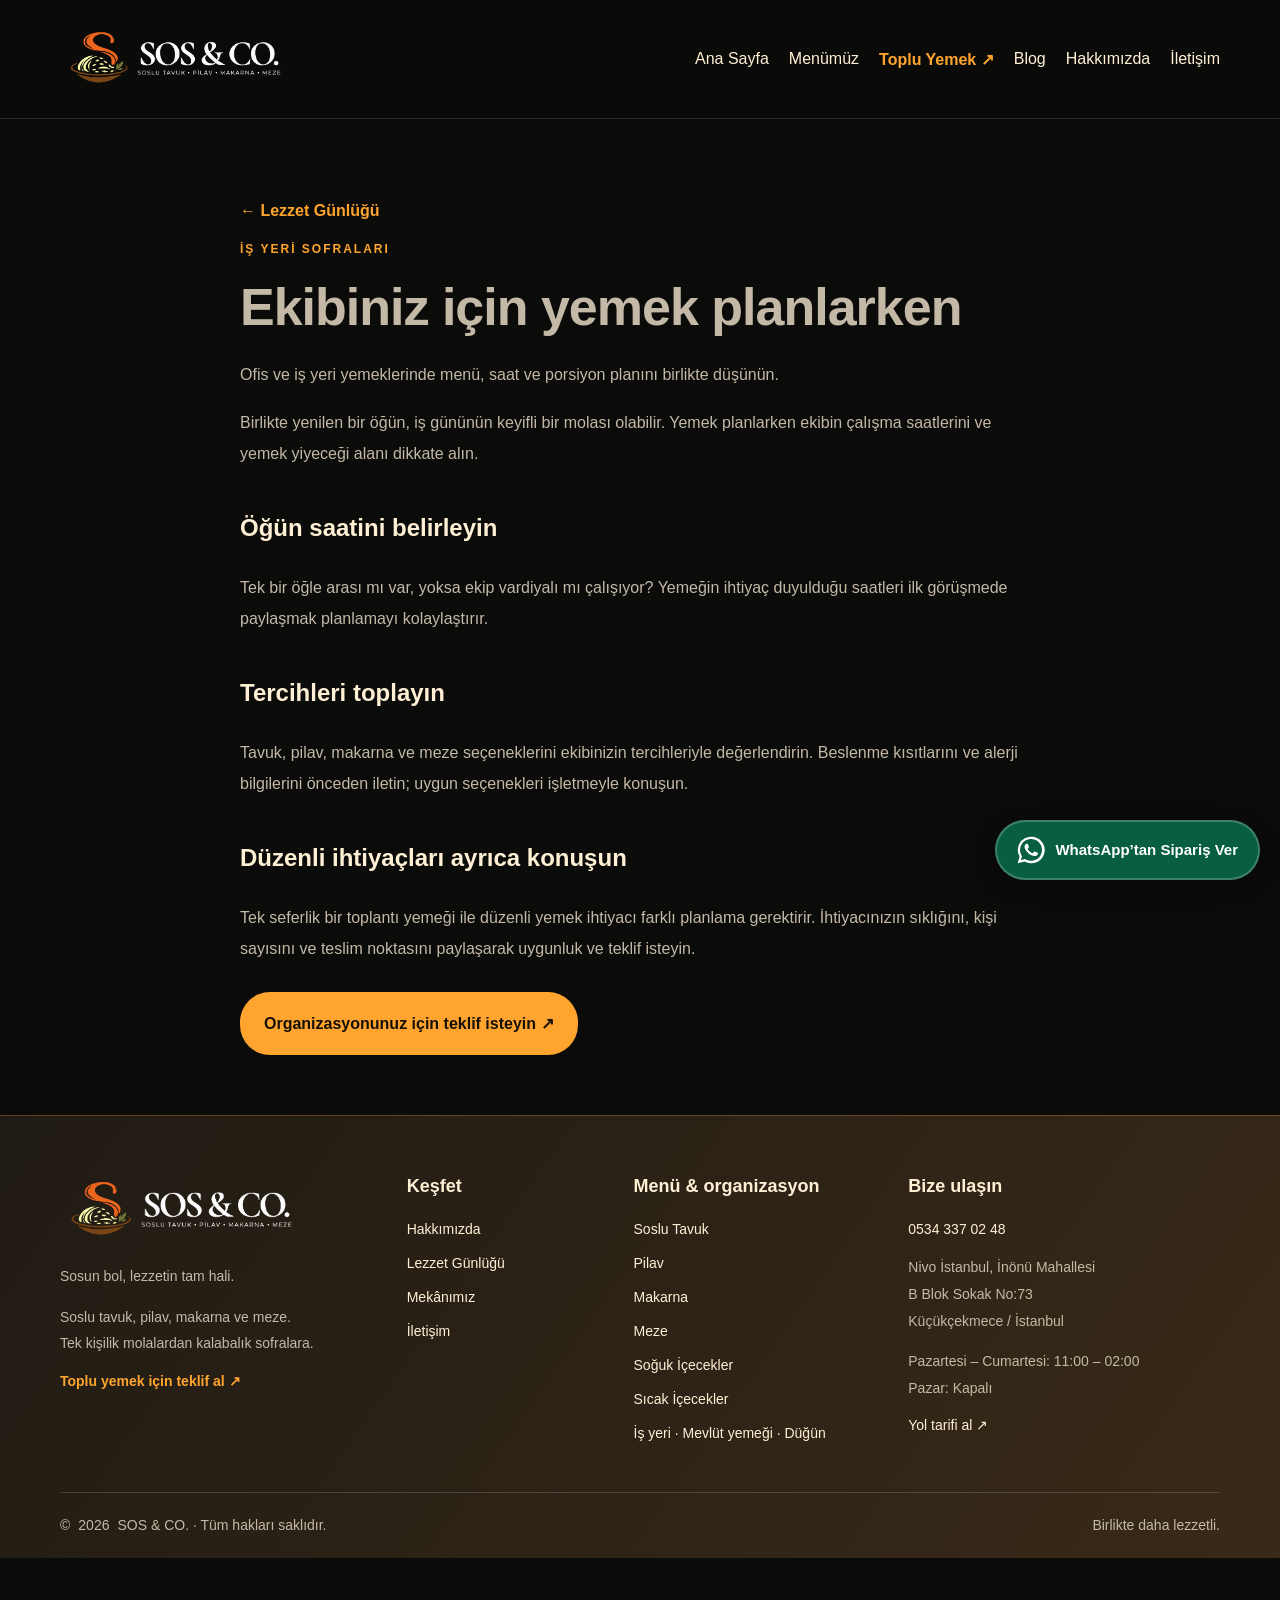
<file: blog-is-yeri-yemek.html>
<!DOCTYPE html>
<html lang="tr"><head><meta charset="UTF-8"><meta name="viewport" content="width=device-width, initial-scale=1"><title>Ekibiniz için yemek planlarken | SOS &amp; CO.</title><meta name="description" content="Ofis ve iş yeri yemeklerinde menü, saat ve porsiyon planını birlikte düşünün."><link rel="stylesheet" href="whatsapp.css"><link rel="stylesheet" href="site.css"><script src="site.js" defer></script><link rel="stylesheet" href="brand.css">
</head><body><header><div class="site-wrap new-nav"><a class="logo" href="index.html"><span class="brand-symbol" aria-hidden="true"><img src="assets/sosco-logo-transparent.png" alt="" width="1166" height="1349"></span><span class="brand-wordmark"><img src="assets/sosco-logo-transparent.png" alt="SOS &amp; CO. — Soslu Tavuk, Pilav, Makarna, Meze" width="1166" height="1349"></span></a><nav aria-label="Ana menü"><a href="index.html">Ana Sayfa</a><a href="menu.html">Menümüz</a><a href="toplu-yemek.html" class="nav-catering">Toplu Yemek ↗</a><a href="blog.html">Blog</a><a href="hakkimizda.html">Hakkımızda</a><a href="iletisim.html">İletişim</a></nav></div></header><main><article class="site-wrap feature-section article-body"><a class="feature-link" href="blog.html">← Lezzet Günlüğü</a><p class="kicker">İŞ YERİ SOFRALARI</p><h1 class="feature-title">Ekibiniz için yemek planlarken</h1><p>Ofis ve iş yeri yemeklerinde menü, saat ve porsiyon planını birlikte düşünün.</p><p>Birlikte yenilen bir öğün, iş gününün keyifli bir molası olabilir. Yemek planlarken ekibin çalışma saatlerini ve yemek yiyeceği alanı dikkate alın.</p><h2>Öğün saatini belirleyin</h2><p>Tek bir öğle arası mı var, yoksa ekip vardiyalı mı çalışıyor? Yemeğin ihtiyaç duyulduğu saatleri ilk görüşmede paylaşmak planlamayı kolaylaştırır.</p><h2>Tercihleri toplayın</h2><p>Tavuk, pilav, makarna ve meze seçeneklerini ekibinizin tercihleriyle değerlendirin. Beslenme kısıtlarını ve alerji bilgilerini önceden iletin; uygun seçenekleri işletmeyle konuşun.</p><h2>Düzenli ihtiyaçları ayrıca konuşun</h2><p>Tek seferlik bir toplantı yemeği ile düzenli yemek ihtiyacı farklı planlama gerektirir. İhtiyacınızın sıklığını, kişi sayısını ve teslim noktasını paylaşarak uygunluk ve teklif isteyin.</p><div class="feature-actions"><a class="feature-button" href="toplu-yemek.html#teklif">Organizasyonunuz için teklif isteyin ↗</a></div></article></main><footer class="site-footer"><div class="site-wrap footer-grid">
<div><a class="logo" href="index.html"><span class="brand-symbol" aria-hidden="true"><img src="assets/sosco-logo-transparent.png" alt="" width="1166" height="1349"></span><span class="brand-wordmark"><img src="assets/sosco-logo-transparent.png" alt="SOS &amp; CO. — Soslu Tavuk, Pilav, Makarna, Meze" width="1166" height="1349"></span></a><p>Sosun bol, lezzetin tam hali.</p><p>Soslu tavuk, pilav, makarna ve meze.<br>Tek kişilik molalardan kalabalık sofralara.</p><a class="footer-cta" href="toplu-yemek.html">Toplu yemek için teklif al ↗</a></div>
<div><h2>Keşfet</h2><a href="hakkimizda.html">Hakkımızda</a><a href="blog.html">Lezzet Günlüğü</a><a href="index.html#mekanimiz">Mekânımız</a><a href="iletisim.html">İletişim</a></div>
<div><h2>Menü &amp; organizasyon</h2><a href="menu.html?kategori=tavuk">Soslu Tavuk</a><a href="menu.html?kategori=pilav">Pilav</a><a href="menu.html?kategori=makarna">Makarna</a><a href="menu.html?kategori=meze">Meze</a><a href="menu.html?kategori=soguk-icecekler">Soğuk İçecekler</a><a href="menu.html?kategori=sicak-icecekler">Sıcak İçecekler</a><a href="toplu-yemek.html">İş yeri · Mevlüt yemeği · Düğün</a></div>
<div><h2>Bize ulaşın</h2><a href="tel:+905343370248">0534 337 02 48</a><p>Nivo İstanbul, İnönü Mahallesi<br>B Blok Sokak No:73<br>Küçükçekmece / İstanbul</p><p>Pazartesi – Cumartesi: 11:00 – 02:00<br>Pazar: Kapalı</p><a href="https://www.google.com/maps/search/?api=1&amp;query=41.0262079%2C28.8067418" target="_blank" rel="noopener noreferrer">Yol tarifi al ↗</a></div>
</div><div class="site-wrap footer-bottom">© <span id="year"></span> SOS &amp; CO. · Tüm hakları saklıdır.<span>Birlikte daha lezzetli.</span></div></footer><a class="whatsapp-order" href="https://wa.me/905343370248?text=Merhaba+SOS+%26+CO.%21+Sipari%C5%9F+vermek+istiyorum." target="_blank" rel="noopener noreferrer" aria-label="WhatsApp üzerinden sipariş ver (yeni sekmede açılır)">
  <svg viewBox="0 0 32 32" fill="currentColor" aria-hidden="true" focusable="false">
    <path d="M16 .8A15.1 15.1 0 0 0 2.9 23.4L.8 31.2l8-2.1A15.2 15.2 0 1 0 16 .8Zm0 27.6a12.5 12.5 0 0 1-6.4-1.8l-.5-.3-4.7 1.3 1.3-4.6-.3-.5A12.5 12.5 0 1 1 16 28.4Zm6.9-9.4c-.4-.2-2.2-1.1-2.6-1.2-.3-.1-.6-.2-.8.2-.3.4-1 1.2-1.2 1.4-.2.2-.4.3-.8.1-.4-.2-1.6-.6-3-1.9-1.1-1-1.9-2.2-2.1-2.6-.2-.4 0-.6.2-.8l.6-.7.4-.6c.1-.2 0-.5 0-.7l-1.2-2.8c-.3-.7-.6-.6-.8-.6h-.7c-.3 0-.7.1-1 .5-.4.4-1.3 1.3-1.3 3.1s1.3 3.5 1.5 3.8c.2.2 2.7 4.1 6.5 5.7.9.4 1.6.6 2.2.8.9.3 1.7.2 2.3.1.7-.1 2.2-.9 2.5-1.8.3-.9.3-1.7.2-1.8-.1-.2-.3-.3-.7-.5Z"/>
  </svg>
  <span>WhatsApp’tan Sipariş Ver</span>
</a></body></html>
</file>
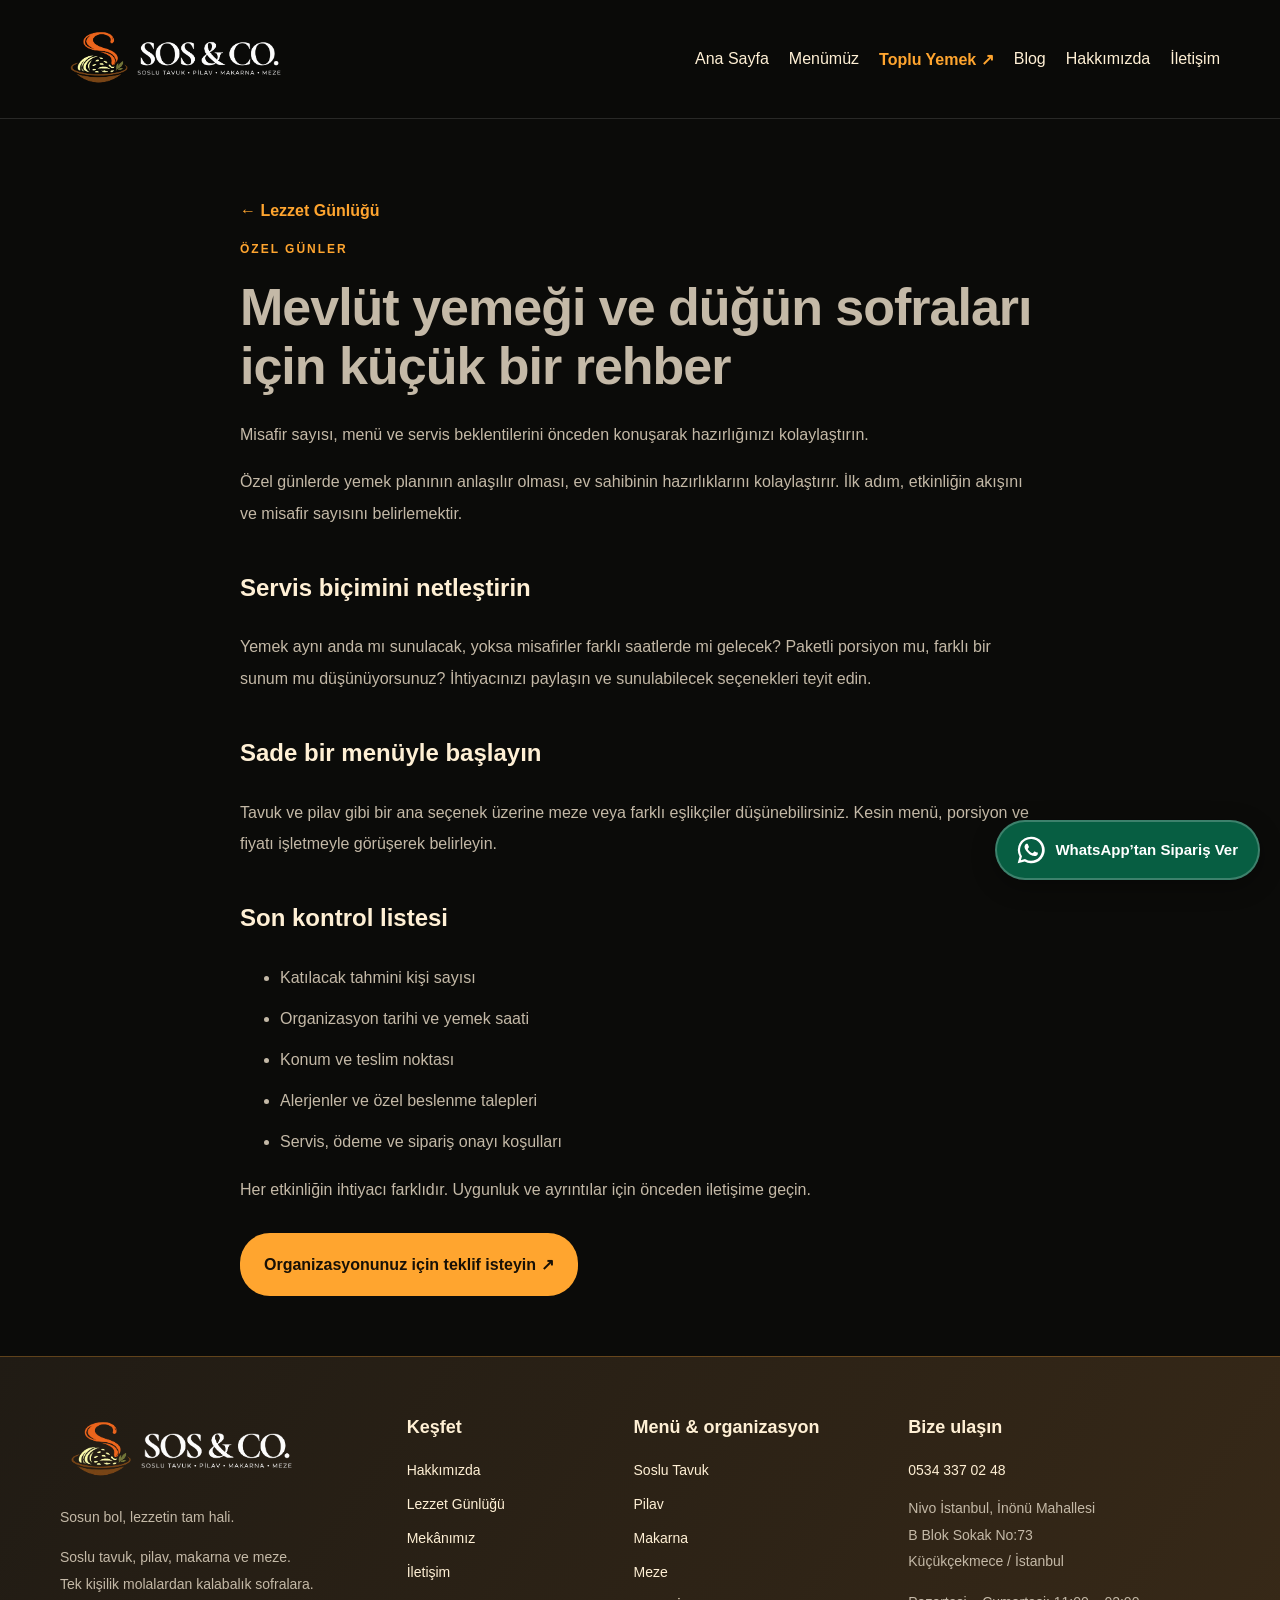
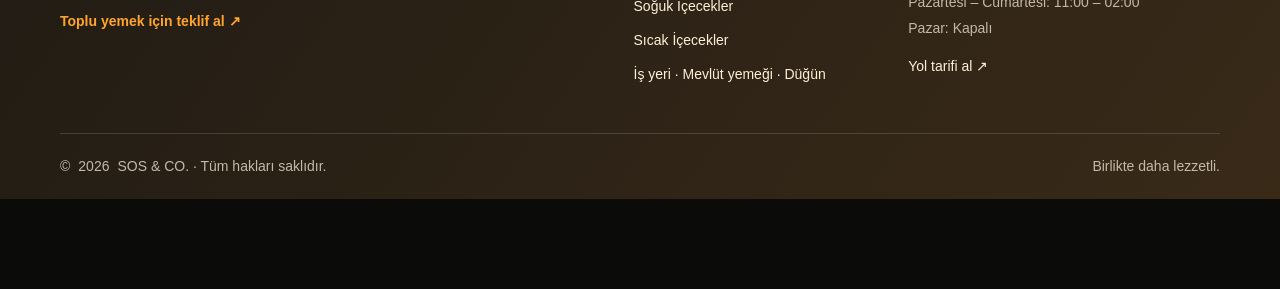
<file: blog-mevlit-dugun-menusu.html>
<!DOCTYPE html>
<html lang="tr"><head><meta charset="UTF-8"><meta name="viewport" content="width=device-width, initial-scale=1"><title>Mevlüt yemeği ve düğün sofraları için küçük bir rehber | SOS &amp; CO.</title><meta name="description" content="Misafir sayısı, menü ve servis beklentilerini önceden konuşarak hazırlığınızı kolaylaştırın."><link rel="stylesheet" href="whatsapp.css"><link rel="stylesheet" href="site.css"><script src="site.js" defer></script><link rel="stylesheet" href="brand.css">
</head><body><header><div class="site-wrap new-nav"><a class="logo" href="index.html"><span class="brand-symbol" aria-hidden="true"><img src="assets/sosco-logo-transparent.png" alt="" width="1166" height="1349"></span><span class="brand-wordmark"><img src="assets/sosco-logo-transparent.png" alt="SOS &amp; CO. — Soslu Tavuk, Pilav, Makarna, Meze" width="1166" height="1349"></span></a><nav aria-label="Ana menü"><a href="index.html">Ana Sayfa</a><a href="menu.html">Menümüz</a><a href="toplu-yemek.html" class="nav-catering">Toplu Yemek ↗</a><a href="blog.html">Blog</a><a href="hakkimizda.html">Hakkımızda</a><a href="iletisim.html">İletişim</a></nav></div></header><main><article class="site-wrap feature-section article-body"><a class="feature-link" href="blog.html">← Lezzet Günlüğü</a><p class="kicker">ÖZEL GÜNLER</p><h1 class="feature-title">Mevlüt yemeği ve düğün sofraları için küçük bir rehber</h1><p>Misafir sayısı, menü ve servis beklentilerini önceden konuşarak hazırlığınızı kolaylaştırın.</p><p>Özel günlerde yemek planının anlaşılır olması, ev sahibinin hazırlıklarını kolaylaştırır. İlk adım, etkinliğin akışını ve misafir sayısını belirlemektir.</p><h2>Servis biçimini netleştirin</h2><p>Yemek aynı anda mı sunulacak, yoksa misafirler farklı saatlerde mi gelecek? Paketli porsiyon mu, farklı bir sunum mu düşünüyorsunuz? İhtiyacınızı paylaşın ve sunulabilecek seçenekleri teyit edin.</p><h2>Sade bir menüyle başlayın</h2><p>Tavuk ve pilav gibi bir ana seçenek üzerine meze veya farklı eşlikçiler düşünebilirsiniz. Kesin menü, porsiyon ve fiyatı işletmeyle görüşerek belirleyin.</p><h2>Son kontrol listesi</h2><ul><li>Katılacak tahmini kişi sayısı</li><li>Organizasyon tarihi ve yemek saati</li><li>Konum ve teslim noktası</li><li>Alerjenler ve özel beslenme talepleri</li><li>Servis, ödeme ve sipariş onayı koşulları</li></ul><p>Her etkinliğin ihtiyacı farklıdır. Uygunluk ve ayrıntılar için önceden iletişime geçin.</p><div class="feature-actions"><a class="feature-button" href="toplu-yemek.html#teklif">Organizasyonunuz için teklif isteyin ↗</a></div></article></main><footer class="site-footer"><div class="site-wrap footer-grid">
<div><a class="logo" href="index.html"><span class="brand-symbol" aria-hidden="true"><img src="assets/sosco-logo-transparent.png" alt="" width="1166" height="1349"></span><span class="brand-wordmark"><img src="assets/sosco-logo-transparent.png" alt="SOS &amp; CO. — Soslu Tavuk, Pilav, Makarna, Meze" width="1166" height="1349"></span></a><p>Sosun bol, lezzetin tam hali.</p><p>Soslu tavuk, pilav, makarna ve meze.<br>Tek kişilik molalardan kalabalık sofralara.</p><a class="footer-cta" href="toplu-yemek.html">Toplu yemek için teklif al ↗</a></div>
<div><h2>Keşfet</h2><a href="hakkimizda.html">Hakkımızda</a><a href="blog.html">Lezzet Günlüğü</a><a href="index.html#mekanimiz">Mekânımız</a><a href="iletisim.html">İletişim</a></div>
<div><h2>Menü &amp; organizasyon</h2><a href="menu.html?kategori=tavuk">Soslu Tavuk</a><a href="menu.html?kategori=pilav">Pilav</a><a href="menu.html?kategori=makarna">Makarna</a><a href="menu.html?kategori=meze">Meze</a><a href="menu.html?kategori=soguk-icecekler">Soğuk İçecekler</a><a href="menu.html?kategori=sicak-icecekler">Sıcak İçecekler</a><a href="toplu-yemek.html">İş yeri · Mevlüt yemeği · Düğün</a></div>
<div><h2>Bize ulaşın</h2><a href="tel:+905343370248">0534 337 02 48</a><p>Nivo İstanbul, İnönü Mahallesi<br>B Blok Sokak No:73<br>Küçükçekmece / İstanbul</p><p>Pazartesi – Cumartesi: 11:00 – 02:00<br>Pazar: Kapalı</p><a href="https://www.google.com/maps/search/?api=1&amp;query=41.0262079%2C28.8067418" target="_blank" rel="noopener noreferrer">Yol tarifi al ↗</a></div>
</div><div class="site-wrap footer-bottom">© <span id="year"></span> SOS &amp; CO. · Tüm hakları saklıdır.<span>Birlikte daha lezzetli.</span></div></footer><a class="whatsapp-order" href="https://wa.me/905343370248?text=Merhaba+SOS+%26+CO.%21+Sipari%C5%9F+vermek+istiyorum." target="_blank" rel="noopener noreferrer" aria-label="WhatsApp üzerinden sipariş ver (yeni sekmede açılır)">
  <svg viewBox="0 0 32 32" fill="currentColor" aria-hidden="true" focusable="false">
    <path d="M16 .8A15.1 15.1 0 0 0 2.9 23.4L.8 31.2l8-2.1A15.2 15.2 0 1 0 16 .8Zm0 27.6a12.5 12.5 0 0 1-6.4-1.8l-.5-.3-4.7 1.3 1.3-4.6-.3-.5A12.5 12.5 0 1 1 16 28.4Zm6.9-9.4c-.4-.2-2.2-1.1-2.6-1.2-.3-.1-.6-.2-.8.2-.3.4-1 1.2-1.2 1.4-.2.2-.4.3-.8.1-.4-.2-1.6-.6-3-1.9-1.1-1-1.9-2.2-2.1-2.6-.2-.4 0-.6.2-.8l.6-.7.4-.6c.1-.2 0-.5 0-.7l-1.2-2.8c-.3-.7-.6-.6-.8-.6h-.7c-.3 0-.7.1-1 .5-.4.4-1.3 1.3-1.3 3.1s1.3 3.5 1.5 3.8c.2.2 2.7 4.1 6.5 5.7.9.4 1.6.6 2.2.8.9.3 1.7.2 2.3.1.7-.1 2.2-.9 2.5-1.8.3-.9.3-1.7.2-1.8-.1-.2-.3-.3-.7-.5Z"/>
  </svg>
  <span>WhatsApp’tan Sipariş Ver</span>
</a></body></html>
</file>
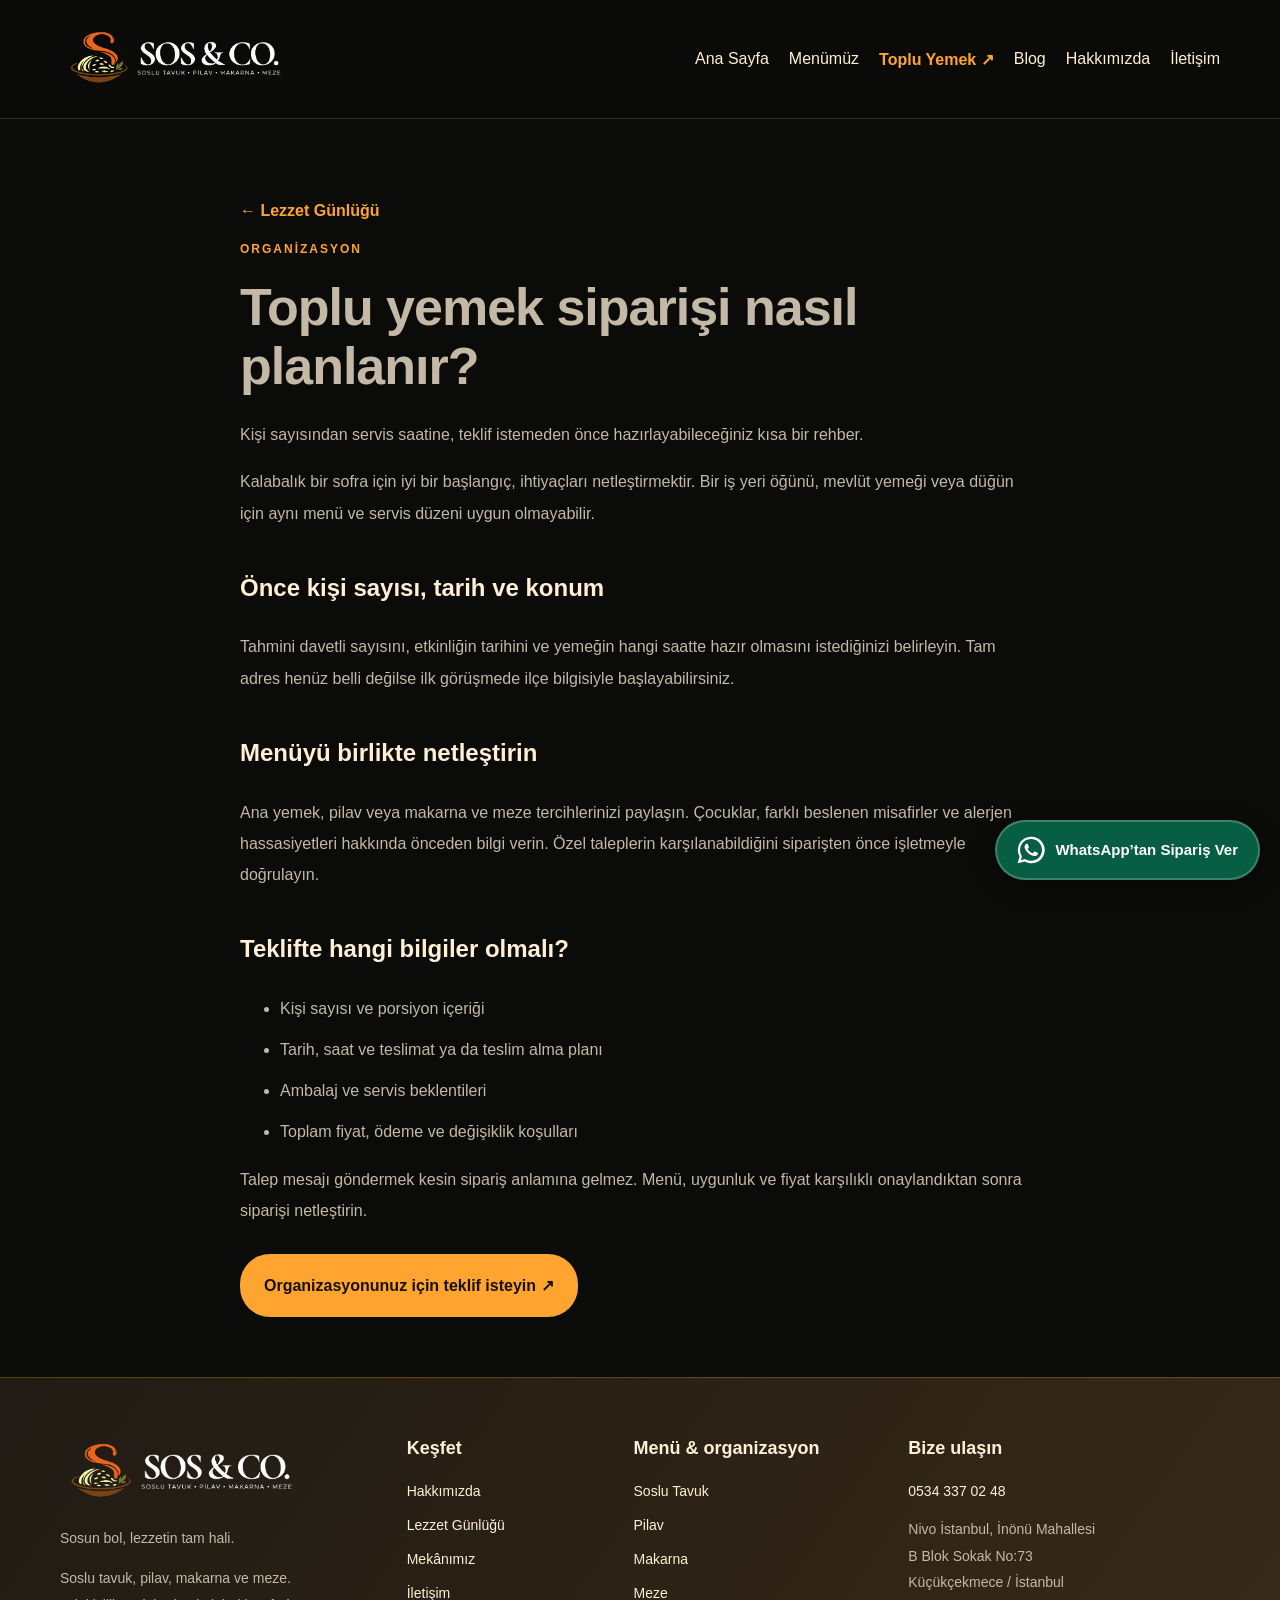
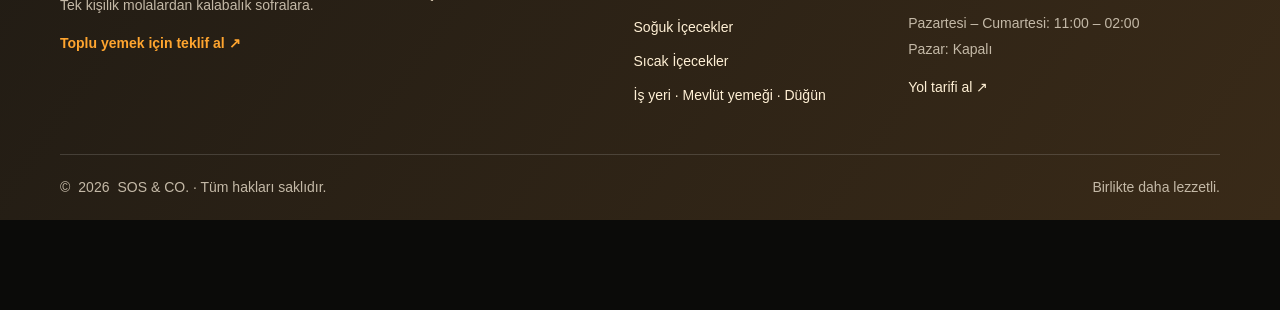
<file: blog-toplu-yemek-planlama.html>
<!DOCTYPE html>
<html lang="tr"><head><meta charset="UTF-8"><meta name="viewport" content="width=device-width, initial-scale=1"><title>Toplu yemek siparişi nasıl planlanır? | SOS &amp; CO.</title><meta name="description" content="Kişi sayısından servis saatine, teklif istemeden önce hazırlayabileceğiniz kısa bir rehber."><link rel="stylesheet" href="whatsapp.css"><link rel="stylesheet" href="site.css"><script src="site.js" defer></script><link rel="stylesheet" href="brand.css">
</head><body><header><div class="site-wrap new-nav"><a class="logo" href="index.html"><span class="brand-symbol" aria-hidden="true"><img src="assets/sosco-logo-transparent.png" alt="" width="1166" height="1349"></span><span class="brand-wordmark"><img src="assets/sosco-logo-transparent.png" alt="SOS &amp; CO. — Soslu Tavuk, Pilav, Makarna, Meze" width="1166" height="1349"></span></a><nav aria-label="Ana menü"><a href="index.html">Ana Sayfa</a><a href="menu.html">Menümüz</a><a href="toplu-yemek.html" class="nav-catering">Toplu Yemek ↗</a><a href="blog.html">Blog</a><a href="hakkimizda.html">Hakkımızda</a><a href="iletisim.html">İletişim</a></nav></div></header><main><article class="site-wrap feature-section article-body"><a class="feature-link" href="blog.html">← Lezzet Günlüğü</a><p class="kicker">ORGANİZASYON</p><h1 class="feature-title">Toplu yemek siparişi nasıl planlanır?</h1><p>Kişi sayısından servis saatine, teklif istemeden önce hazırlayabileceğiniz kısa bir rehber.</p><p>Kalabalık bir sofra için iyi bir başlangıç, ihtiyaçları netleştirmektir. Bir iş yeri öğünü, mevlüt yemeği veya düğün için aynı menü ve servis düzeni uygun olmayabilir.</p><h2>Önce kişi sayısı, tarih ve konum</h2><p>Tahmini davetli sayısını, etkinliğin tarihini ve yemeğin hangi saatte hazır olmasını istediğinizi belirleyin. Tam adres henüz belli değilse ilk görüşmede ilçe bilgisiyle başlayabilirsiniz.</p><h2>Menüyü birlikte netleştirin</h2><p>Ana yemek, pilav veya makarna ve meze tercihlerinizi paylaşın. Çocuklar, farklı beslenen misafirler ve alerjen hassasiyetleri hakkında önceden bilgi verin. Özel taleplerin karşılanabildiğini siparişten önce işletmeyle doğrulayın.</p><h2>Teklifte hangi bilgiler olmalı?</h2><ul><li>Kişi sayısı ve porsiyon içeriği</li><li>Tarih, saat ve teslimat ya da teslim alma planı</li><li>Ambalaj ve servis beklentileri</li><li>Toplam fiyat, ödeme ve değişiklik koşulları</li></ul><p>Talep mesajı göndermek kesin sipariş anlamına gelmez. Menü, uygunluk ve fiyat karşılıklı onaylandıktan sonra siparişi netleştirin.</p><div class="feature-actions"><a class="feature-button" href="toplu-yemek.html#teklif">Organizasyonunuz için teklif isteyin ↗</a></div></article></main><footer class="site-footer"><div class="site-wrap footer-grid">
<div><a class="logo" href="index.html"><span class="brand-symbol" aria-hidden="true"><img src="assets/sosco-logo-transparent.png" alt="" width="1166" height="1349"></span><span class="brand-wordmark"><img src="assets/sosco-logo-transparent.png" alt="SOS &amp; CO. — Soslu Tavuk, Pilav, Makarna, Meze" width="1166" height="1349"></span></a><p>Sosun bol, lezzetin tam hali.</p><p>Soslu tavuk, pilav, makarna ve meze.<br>Tek kişilik molalardan kalabalık sofralara.</p><a class="footer-cta" href="toplu-yemek.html">Toplu yemek için teklif al ↗</a></div>
<div><h2>Keşfet</h2><a href="hakkimizda.html">Hakkımızda</a><a href="blog.html">Lezzet Günlüğü</a><a href="index.html#mekanimiz">Mekânımız</a><a href="iletisim.html">İletişim</a></div>
<div><h2>Menü &amp; organizasyon</h2><a href="menu.html?kategori=tavuk">Soslu Tavuk</a><a href="menu.html?kategori=pilav">Pilav</a><a href="menu.html?kategori=makarna">Makarna</a><a href="menu.html?kategori=meze">Meze</a><a href="menu.html?kategori=soguk-icecekler">Soğuk İçecekler</a><a href="menu.html?kategori=sicak-icecekler">Sıcak İçecekler</a><a href="toplu-yemek.html">İş yeri · Mevlüt yemeği · Düğün</a></div>
<div><h2>Bize ulaşın</h2><a href="tel:+905343370248">0534 337 02 48</a><p>Nivo İstanbul, İnönü Mahallesi<br>B Blok Sokak No:73<br>Küçükçekmece / İstanbul</p><p>Pazartesi – Cumartesi: 11:00 – 02:00<br>Pazar: Kapalı</p><a href="https://www.google.com/maps/search/?api=1&amp;query=41.0262079%2C28.8067418" target="_blank" rel="noopener noreferrer">Yol tarifi al ↗</a></div>
</div><div class="site-wrap footer-bottom">© <span id="year"></span> SOS &amp; CO. · Tüm hakları saklıdır.<span>Birlikte daha lezzetli.</span></div></footer><a class="whatsapp-order" href="https://wa.me/905343370248?text=Merhaba+SOS+%26+CO.%21+Sipari%C5%9F+vermek+istiyorum." target="_blank" rel="noopener noreferrer" aria-label="WhatsApp üzerinden sipariş ver (yeni sekmede açılır)">
  <svg viewBox="0 0 32 32" fill="currentColor" aria-hidden="true" focusable="false">
    <path d="M16 .8A15.1 15.1 0 0 0 2.9 23.4L.8 31.2l8-2.1A15.2 15.2 0 1 0 16 .8Zm0 27.6a12.5 12.5 0 0 1-6.4-1.8l-.5-.3-4.7 1.3 1.3-4.6-.3-.5A12.5 12.5 0 1 1 16 28.4Zm6.9-9.4c-.4-.2-2.2-1.1-2.6-1.2-.3-.1-.6-.2-.8.2-.3.4-1 1.2-1.2 1.4-.2.2-.4.3-.8.1-.4-.2-1.6-.6-3-1.9-1.1-1-1.9-2.2-2.1-2.6-.2-.4 0-.6.2-.8l.6-.7.4-.6c.1-.2 0-.5 0-.7l-1.2-2.8c-.3-.7-.6-.6-.8-.6h-.7c-.3 0-.7.1-1 .5-.4.4-1.3 1.3-1.3 3.1s1.3 3.5 1.5 3.8c.2.2 2.7 4.1 6.5 5.7.9.4 1.6.6 2.2.8.9.3 1.7.2 2.3.1.7-.1 2.2-.9 2.5-1.8.3-.9.3-1.7.2-1.8-.1-.2-.3-.3-.7-.5Z"/>
  </svg>
  <span>WhatsApp’tan Sipariş Ver</span>
</a></body></html>
</file>
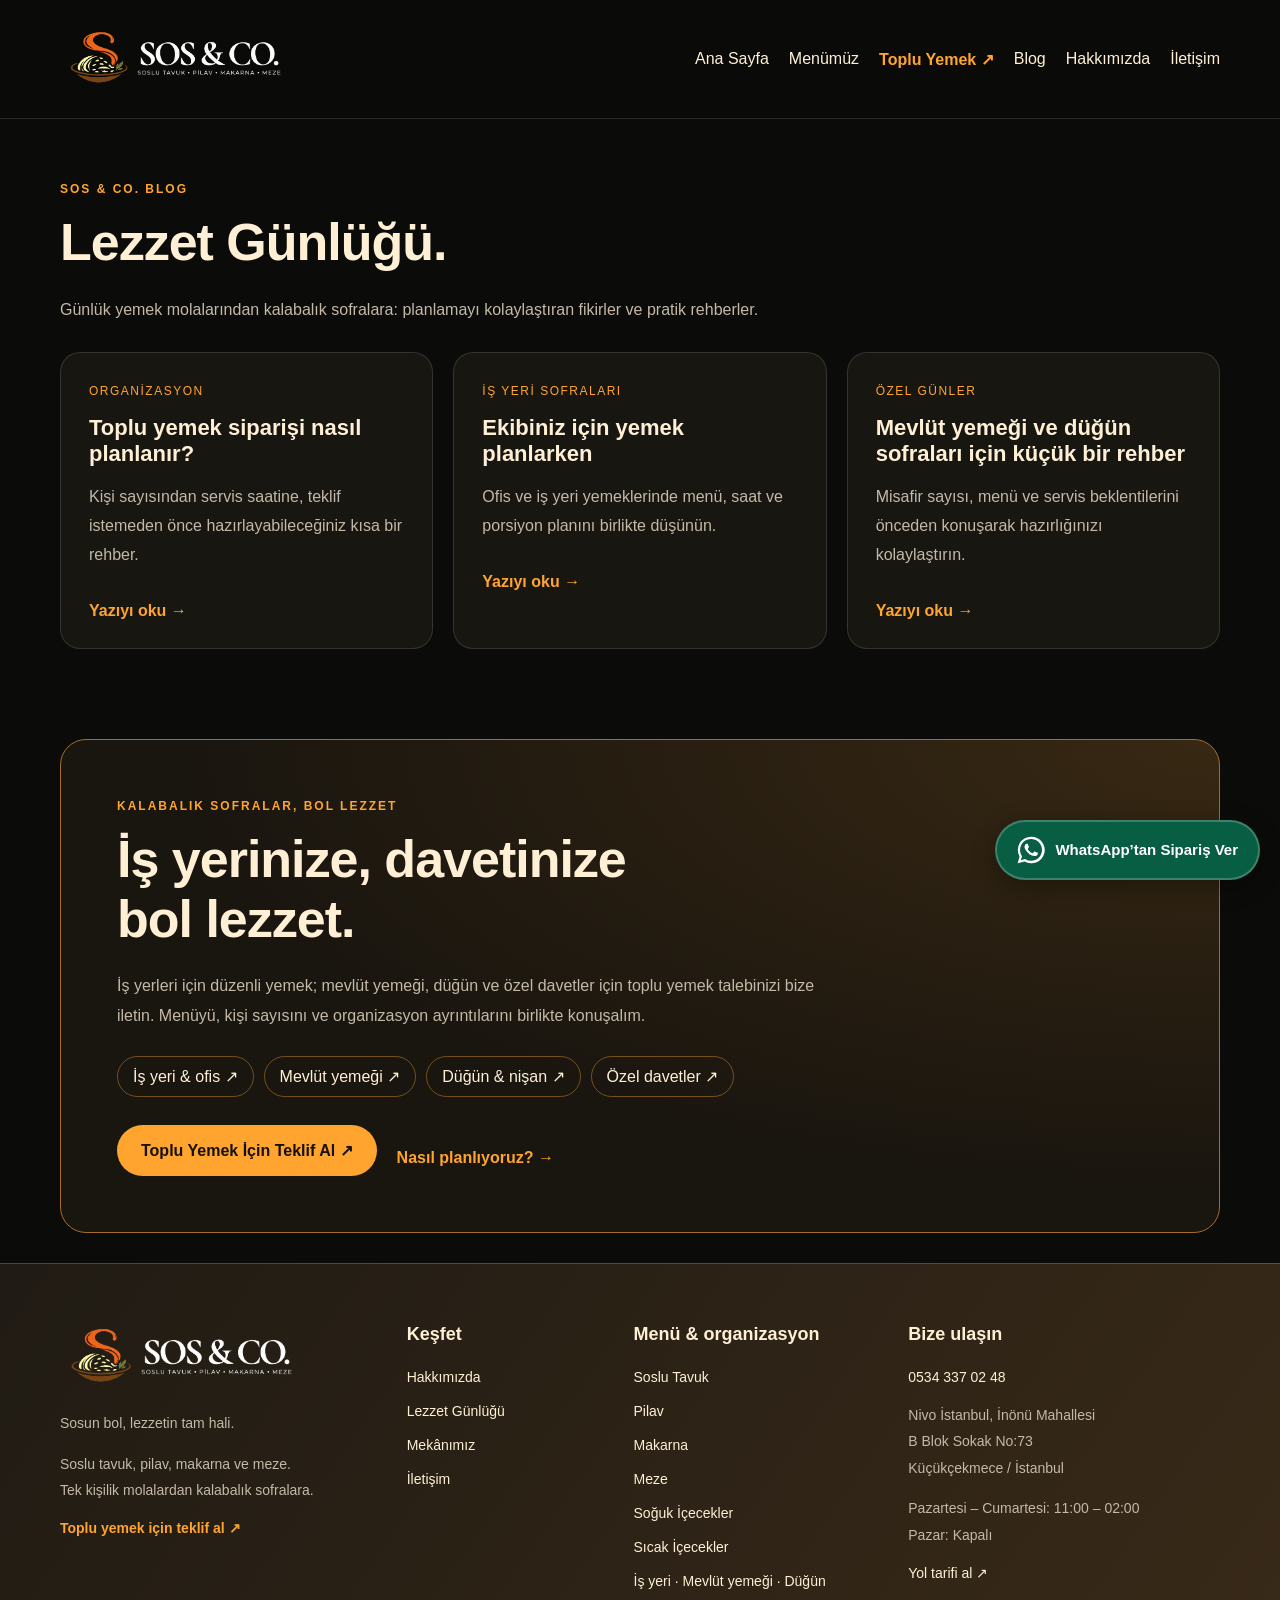
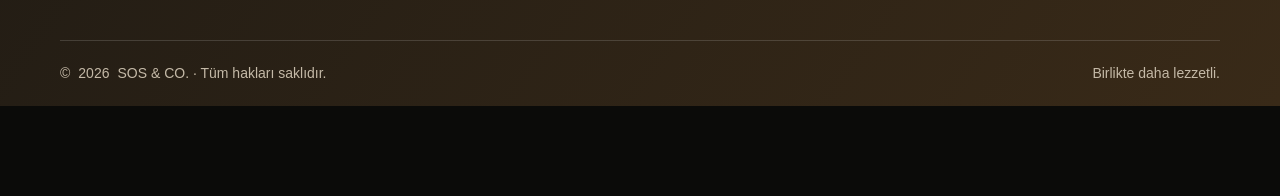
<file: blog.html>
<!DOCTYPE html>
<html lang="tr"><head><meta charset="UTF-8"><meta name="viewport" content="width=device-width, initial-scale=1"><title>Lezzet Günlüğü | SOS &amp; CO.</title><meta name="description" content="Toplu yemek, iş yeri menüleri ve özel gün sofraları için SOS & CO. rehberleri."><link rel="stylesheet" href="whatsapp.css"><link rel="stylesheet" href="site.css"><script src="site.js" defer></script><link rel="stylesheet" href="brand.css">
</head><body><header><div class="site-wrap new-nav"><a class="logo" href="index.html"><span class="brand-symbol" aria-hidden="true"><img src="assets/sosco-logo-transparent.png" alt="" width="1166" height="1349"></span><span class="brand-wordmark"><img src="assets/sosco-logo-transparent.png" alt="SOS &amp; CO. — Soslu Tavuk, Pilav, Makarna, Meze" width="1166" height="1349"></span></a><nav aria-label="Ana menü"><a href="index.html">Ana Sayfa</a><a href="menu.html">Menümüz</a><a href="toplu-yemek.html" class="nav-catering">Toplu Yemek ↗</a><a href="blog.html">Blog</a><a href="hakkimizda.html">Hakkımızda</a><a href="iletisim.html">İletişim</a></nav></div></header><main><section class="site-wrap feature-section"><span class="kicker">SOS &amp; CO. BLOG</span><h1 class="feature-title">Lezzet Günlüğü.</h1><p class="feature-copy">Günlük yemek molalarından kalabalık sofralara: planlamayı kolaylaştıran fikirler ve pratik rehberler.</p><div class="feature-grid"><a class="feature-card" href="blog-toplu-yemek-planlama.html"><span class="blog-tag">ORGANİZASYON</span><h3>Toplu yemek siparişi nasıl planlanır?</h3><p>Kişi sayısından servis saatine, teklif istemeden önce hazırlayabileceğiniz kısa bir rehber.</p><span class="feature-link">Yazıyı oku →</span></a><a class="feature-card" href="blog-is-yeri-yemek.html"><span class="blog-tag">İŞ YERİ SOFRALARI</span><h3>Ekibiniz için yemek planlarken</h3><p>Ofis ve iş yeri yemeklerinde menü, saat ve porsiyon planını birlikte düşünün.</p><span class="feature-link">Yazıyı oku →</span></a><a class="feature-card" href="blog-mevlit-dugun-menusu.html"><span class="blog-tag">ÖZEL GÜNLER</span><h3>Mevlüt yemeği ve düğün sofraları için küçük bir rehber</h3><p>Misafir sayısı, menü ve servis beklentilerini önceden konuşarak hazırlığınızı kolaylaştırın.</p><span class="feature-link">Yazıyı oku →</span></a></div></section><section class="site-wrap catering-banner" aria-labelledby="catering-title"><span class="kicker">KALABALIK SOFRALAR, BOL LEZZET</span><h2 id="catering-title" class="feature-title">İş yerinize, davetinize<br>bol lezzet.</h2><p class="feature-copy">İş yerleri için düzenli yemek; mevlüt yemeği, düğün ve özel davetler için toplu yemek talebinizi bize iletin. Menüyü, kişi sayısını ve organizasyon ayrıntılarını birlikte konuşalım.</p><div class="occasion-tags"><a href="toplu-yemek.html?hizmet=%C4%B0%C5%9F+yeri+%2F+ofis#teklif">İş yeri &amp; ofis ↗</a><a href="toplu-yemek.html?hizmet=Mevl%C3%BCt+yeme%C4%9Fi+%2F+hay%C4%B1r+yeme%C4%9Fi#teklif">Mevlüt yemeği ↗</a><a href="toplu-yemek.html?hizmet=D%C3%BC%C4%9F%C3%BCn+%2F+ni%C5%9Fan#teklif">Düğün &amp; nişan ↗</a><a href="toplu-yemek.html?hizmet=%C3%96zel+davet#teklif">Özel davetler ↗</a></div><div class="feature-actions"><a class="feature-button" href="toplu-yemek.html#teklif">Toplu Yemek İçin Teklif Al ↗</a><a class="feature-link" href="toplu-yemek.html">Nasıl planlıyoruz? →</a></div></section></main><footer class="site-footer"><div class="site-wrap footer-grid">
<div><a class="logo" href="index.html"><span class="brand-symbol" aria-hidden="true"><img src="assets/sosco-logo-transparent.png" alt="" width="1166" height="1349"></span><span class="brand-wordmark"><img src="assets/sosco-logo-transparent.png" alt="SOS &amp; CO. — Soslu Tavuk, Pilav, Makarna, Meze" width="1166" height="1349"></span></a><p>Sosun bol, lezzetin tam hali.</p><p>Soslu tavuk, pilav, makarna ve meze.<br>Tek kişilik molalardan kalabalık sofralara.</p><a class="footer-cta" href="toplu-yemek.html">Toplu yemek için teklif al ↗</a></div>
<div><h2>Keşfet</h2><a href="hakkimizda.html">Hakkımızda</a><a href="blog.html">Lezzet Günlüğü</a><a href="index.html#mekanimiz">Mekânımız</a><a href="iletisim.html">İletişim</a></div>
<div><h2>Menü &amp; organizasyon</h2><a href="menu.html?kategori=tavuk">Soslu Tavuk</a><a href="menu.html?kategori=pilav">Pilav</a><a href="menu.html?kategori=makarna">Makarna</a><a href="menu.html?kategori=meze">Meze</a><a href="menu.html?kategori=soguk-icecekler">Soğuk İçecekler</a><a href="menu.html?kategori=sicak-icecekler">Sıcak İçecekler</a><a href="toplu-yemek.html">İş yeri · Mevlüt yemeği · Düğün</a></div>
<div><h2>Bize ulaşın</h2><a href="tel:+905343370248">0534 337 02 48</a><p>Nivo İstanbul, İnönü Mahallesi<br>B Blok Sokak No:73<br>Küçükçekmece / İstanbul</p><p>Pazartesi – Cumartesi: 11:00 – 02:00<br>Pazar: Kapalı</p><a href="https://www.google.com/maps/search/?api=1&amp;query=41.0262079%2C28.8067418" target="_blank" rel="noopener noreferrer">Yol tarifi al ↗</a></div>
</div><div class="site-wrap footer-bottom">© <span id="year"></span> SOS &amp; CO. · Tüm hakları saklıdır.<span>Birlikte daha lezzetli.</span></div></footer><a class="whatsapp-order" href="https://wa.me/905343370248?text=Merhaba+SOS+%26+CO.%21+Sipari%C5%9F+vermek+istiyorum." target="_blank" rel="noopener noreferrer" aria-label="WhatsApp üzerinden sipariş ver (yeni sekmede açılır)">
  <svg viewBox="0 0 32 32" fill="currentColor" aria-hidden="true" focusable="false">
    <path d="M16 .8A15.1 15.1 0 0 0 2.9 23.4L.8 31.2l8-2.1A15.2 15.2 0 1 0 16 .8Zm0 27.6a12.5 12.5 0 0 1-6.4-1.8l-.5-.3-4.7 1.3 1.3-4.6-.3-.5A12.5 12.5 0 1 1 16 28.4Zm6.9-9.4c-.4-.2-2.2-1.1-2.6-1.2-.3-.1-.6-.2-.8.2-.3.4-1 1.2-1.2 1.4-.2.2-.4.3-.8.1-.4-.2-1.6-.6-3-1.9-1.1-1-1.9-2.2-2.1-2.6-.2-.4 0-.6.2-.8l.6-.7.4-.6c.1-.2 0-.5 0-.7l-1.2-2.8c-.3-.7-.6-.6-.8-.6h-.7c-.3 0-.7.1-1 .5-.4.4-1.3 1.3-1.3 3.1s1.3 3.5 1.5 3.8c.2.2 2.7 4.1 6.5 5.7.9.4 1.6.6 2.2.8.9.3 1.7.2 2.3.1.7-.1 2.2-.9 2.5-1.8.3-.9.3-1.7.2-1.8-.1-.2-.3-.3-.7-.5Z"/>
  </svg>
  <span>WhatsApp’tan Sipariş Ver</span>
</a></body></html>
</file>
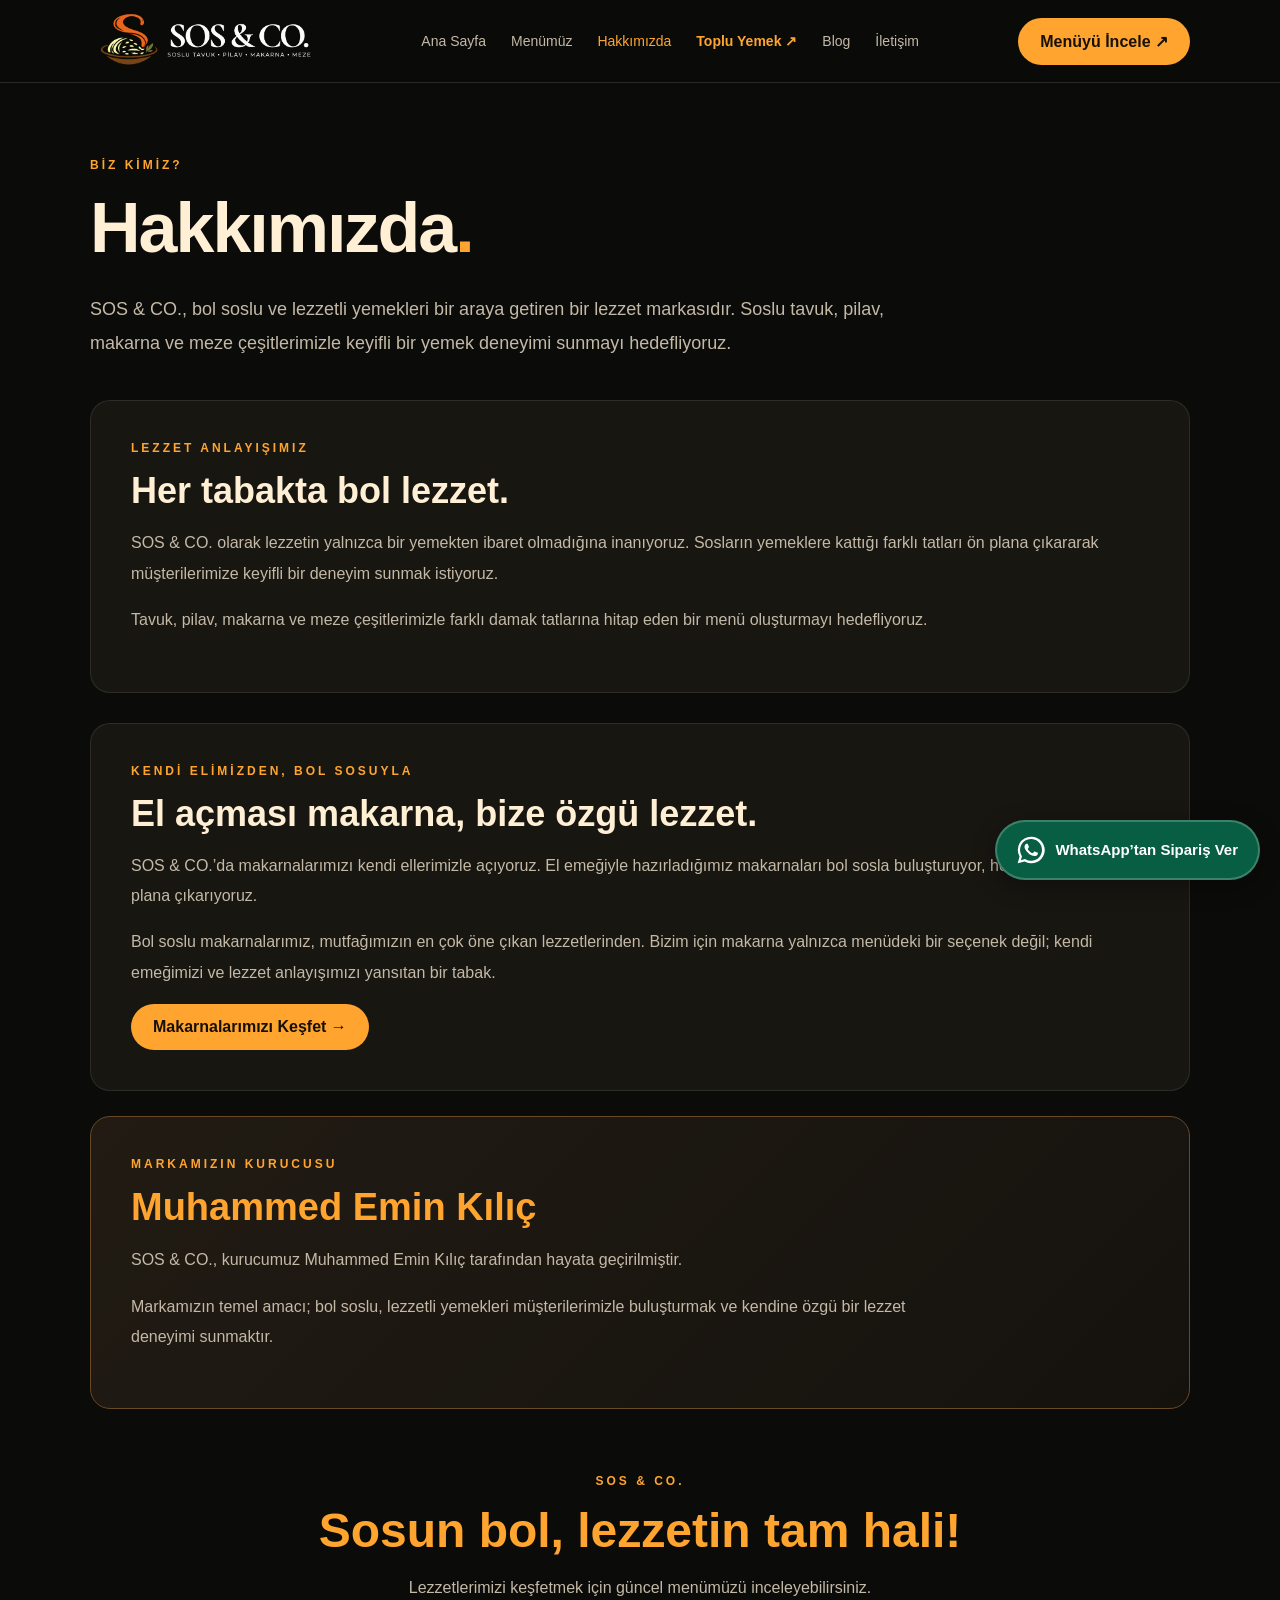
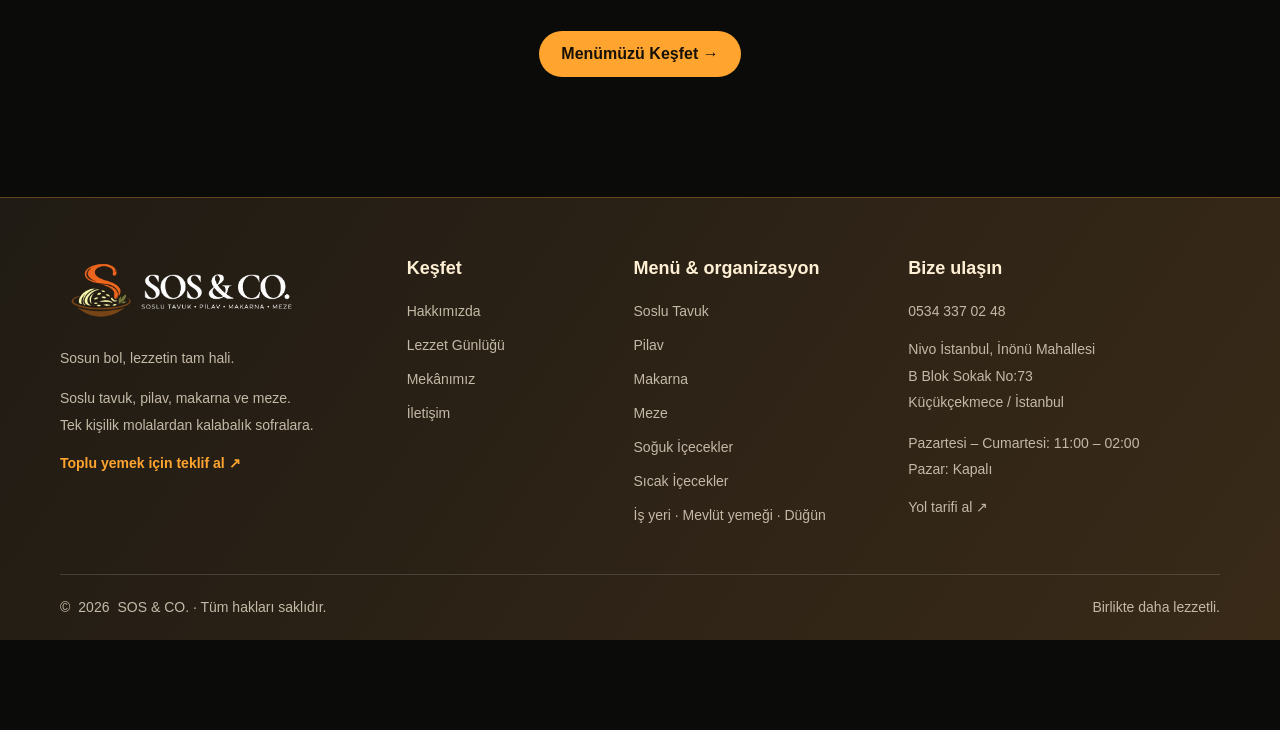
<file: hakkimizda.html>
<!DOCTYPE html>
<html lang="tr">
<head>
  <meta charset="UTF-8">
  <meta name="viewport" content="width=device-width, initial-scale=1.0">

  <title>Hakkımızda | SOS & CO.</title>
  <meta name="description" content="SOS & CO. hakkında bilgi edinin. El açması makarnalarımızı, bol soslu lezzetlerimizi ve kurucumuz Muhammed Emin Kılıç’ı tanıyın.">

  <style>
    :root {
      --bg: #0b0b09;
      --panel: #181611;
      --cream: #fff0d5;
      --orange: #ffa52f;
      --muted: #c4b9a7;
    }

    * {
      box-sizing: border-box;
    }

    body {
      margin: 0;
      background: var(--bg);
      color: var(--cream);
      font-family: Arial, sans-serif;
    }

    a {
      color: inherit;
      text-decoration: none;
    }

    .container {
      width: min(1100px, 92%);
      margin: 0 auto;
    }

    header {
      position: sticky;
      top: 0;
      z-index: 10;
      background: #0b0b09f5;
      border-bottom: 1px solid #ffffff20;
    }

    .navbar {
      min-height: 82px;
      display: flex;
      align-items: center;
      justify-content: space-between;
      gap: 20px;
    }

    .logo {
      color: var(--cream);
      font-size: 29px;
      font-weight: 900;
      font-style: italic;
      letter-spacing: -1px;
      white-space: nowrap;
    }

    .logo span {
      color: var(--orange);
    }

    nav {
      display: flex;
      flex-wrap: wrap;
      gap: 25px;
    }

    nav a {
      color: var(--muted);
      font-size: 14px;
      transition: color 0.2s;
    }

    nav a:hover,
    nav a.active {
      color: var(--orange);
    }

    .btn {
      display: inline-block;
      background: var(--orange);
      color: #171006;
      padding: 14px 22px;
      border-radius: 30px;
      font-weight: bold;
      transition: background 0.2s;
    }

    .btn:hover {
      background: #ffbd66;
    }

    main {
      padding: 75px 0 90px;
    }

    .eyebrow {
      color: var(--orange);
      font-size: 12px;
      letter-spacing: 3px;
      font-weight: bold;
    }

    h1 {
      font-size: clamp(42px, 7vw, 70px);
      line-height: 1.1;
      letter-spacing: -2px;
      margin: 18px 0 25px;
    }

    h1 span {
      color: var(--orange);
    }

    .intro {
      color: var(--muted);
      font-size: 18px;
      line-height: 1.9;
      max-width: 850px;
      margin-bottom: 40px;
    }

    .about-card {
      background: var(--panel);
      border: 1px solid #ffffff18;
      border-radius: 20px;
      padding: 40px;
      margin-top: 30px;
    }

    .about-card h2 {
      font-size: clamp(25px, 4vw, 36px);
      margin: 15px 0;
    }

    .about-card p {
      color: var(--muted);
      line-height: 1.9;
      font-size: 16px;
    }

    .founder-card {
      background: linear-gradient(
        135deg,
        #211b13,
        #15120e
      );
      border: 1px solid #694826;
      border-radius: 20px;
      padding: 40px;
      margin-top: 25px;
    }

    .founder-card h2 {
      color: var(--orange);
      font-size: clamp(27px, 4vw, 38px);
      margin: 15px 0;
    }

    .founder-card p {
      color: var(--muted);
      line-height: 1.9;
      font-size: 16px;
      max-width: 800px;
    }

    .slogan-section {
      text-align: center;
      padding: 65px 15px 30px;
    }

    .slogan-section h2 {
      font-size: clamp(28px, 5vw, 48px);
      color: var(--orange);
      margin: 15px 0;
    }

    .slogan-section p {
      color: var(--muted);
      line-height: 1.8;
      margin-bottom: 28px;
    }

    footer {
      border-top: 1px solid #ffffff20;
      padding: 35px 0;
      color: var(--muted);
      font-size: 14px;
    }

    .footer-content {
      display: flex;
      justify-content: space-between;
      align-items: center;
      gap: 20px;
      flex-wrap: wrap;
    }

    footer p {
      line-height: 1.7;
    }

    @media (max-width: 760px) {
      .navbar {
        flex-wrap: wrap;
        padding: 18px 0;
      }

      .logo {
        font-size: 25px;
      }

      nav {
        width: 100%;
        gap: 16px;
        order: 3;
      }

      nav a {
        font-size: 13px;
      }

      main {
        padding: 45px 0 60px;
      }

      .intro {
        font-size: 16px;
      }

      .about-card,
      .founder-card {
        padding: 25px;
      }

      .slogan-section {
        padding-top: 45px;
      }
    }
  </style>
<link rel="stylesheet" href="whatsapp.css">
<link rel="stylesheet" href="site.css">
<script src="site.js" defer></script>
<link rel="stylesheet" href="brand.css">
</head>

<body>

  <header>
    <div class="container navbar">

      <a class="logo" href="index.html"><span class="brand-symbol" aria-hidden="true"><img src="assets/sosco-logo-transparent.png" alt="" width="1166" height="1349"></span><span class="brand-wordmark"><img src="assets/sosco-logo-transparent.png" alt="SOS &amp; CO. — Soslu Tavuk, Pilav, Makarna, Meze" width="1166" height="1349"></span></a>

      <nav>
        <a href="index.html">Ana Sayfa</a>
        <a href="menu.html">Menümüz</a>
        <a href="hakkimizda.html" class="active">Hakkımızda</a>
        <a href="toplu-yemek.html" class="nav-catering">Toplu Yemek ↗</a>
<a href="blog.html">Blog</a>
<a href="iletisim.html">İletişim</a>
      </nav>

      <a class="btn" href="menu.html">
        Menüyü İncele ↗
      </a>

    </div>
  </header>

  <main class="container">

    <section>
      <div class="eyebrow">
        BİZ KİMİZ?
      </div>

      <h1>
        Hakkımızda<span>.</span>
      </h1>

      <p class="intro">
        SOS & CO., bol soslu ve lezzetli yemekleri
        bir araya getiren bir lezzet markasıdır.
        Soslu tavuk, pilav, makarna ve meze
        çeşitlerimizle keyifli bir yemek deneyimi
        sunmayı hedefliyoruz.
      </p>
    </section>

    <section class="about-card">
      <div class="eyebrow">
        LEZZET ANLAYIŞIMIZ
      </div>

      <h2>
        Her tabakta bol lezzet.
      </h2>

      <p>
        SOS & CO. olarak lezzetin yalnızca
        bir yemekten ibaret olmadığına inanıyoruz.
        Sosların yemeklere kattığı farklı tatları
        ön plana çıkararak müşterilerimize
        keyifli bir deneyim sunmak istiyoruz.
      </p>

      <p>
        Tavuk, pilav, makarna ve meze
        çeşitlerimizle farklı damak tatlarına
        hitap eden bir menü oluşturmayı
        hedefliyoruz.
      </p>
    </section>

    <section class="about-card" aria-labelledby="el-acmasi-makarna">
      <div class="eyebrow">KENDİ ELİMİZDEN, BOL SOSUYLA</div>
      <h2 id="el-acmasi-makarna">El açması makarna, bize özgü lezzet.</h2>
      <p>
        SOS &amp; CO.’da makarnalarımızı kendi ellerimizle açıyoruz.
        El emeğiyle hazırladığımız makarnaları bol sosla buluşturuyor,
        her tabakta lezzeti ön plana çıkarıyoruz.
      </p>
      <p>
        Bol soslu makarnalarımız, mutfağımızın en çok öne çıkan lezzetlerinden.
        Bizim için makarna yalnızca menüdeki bir seçenek değil;
        kendi emeğimizi ve lezzet anlayışımızı yansıtan bir tabak.
      </p>
      <a class="btn" href="menu.html?kategori=makarna">Makarnalarımızı Keşfet →</a>
    </section>

    <section class="founder-card">

      <div class="eyebrow">
        MARKAMIZIN KURUCUSU
      </div>

      <h2>
        Muhammed Emin Kılıç
      </h2>

      <p>
        SOS & CO., kurucumuz Muhammed Emin Kılıç
        tarafından hayata geçirilmiştir.
      </p>

      <p>
        Markamızın temel amacı; bol soslu,
        lezzetli yemekleri müşterilerimizle
        buluşturmak ve kendine özgü bir
        lezzet deneyimi sunmaktır.
      </p>

    </section>

    <section class="slogan-section">

      <div class="eyebrow">
        SOS & CO.
      </div>

      <h2>
        Sosun bol, lezzetin tam hali!
      </h2>

      <p>
        Lezzetlerimizi keşfetmek için
        güncel menümüzü inceleyebilirsiniz.
      </p>

      <a class="btn" href="menu.html">
        Menümüzü Keşfet →
      </a>

    </section>

  </main>

  <footer class="site-footer"><div class="site-wrap footer-grid">
<div><a class="logo" href="index.html"><span class="brand-symbol" aria-hidden="true"><img src="assets/sosco-logo-transparent.png" alt="" width="1166" height="1349"></span><span class="brand-wordmark"><img src="assets/sosco-logo-transparent.png" alt="SOS &amp; CO. — Soslu Tavuk, Pilav, Makarna, Meze" width="1166" height="1349"></span></a><p>Sosun bol, lezzetin tam hali.</p><p>Soslu tavuk, pilav, makarna ve meze.<br>Tek kişilik molalardan kalabalık sofralara.</p><a class="footer-cta" href="toplu-yemek.html">Toplu yemek için teklif al ↗</a></div>
<div><h2>Keşfet</h2><a href="hakkimizda.html">Hakkımızda</a><a href="blog.html">Lezzet Günlüğü</a><a href="index.html#mekanimiz">Mekânımız</a><a href="iletisim.html">İletişim</a></div>
<div><h2>Menü &amp; organizasyon</h2><a href="menu.html?kategori=tavuk">Soslu Tavuk</a><a href="menu.html?kategori=pilav">Pilav</a><a href="menu.html?kategori=makarna">Makarna</a><a href="menu.html?kategori=meze">Meze</a><a href="menu.html?kategori=soguk-icecekler">Soğuk İçecekler</a><a href="menu.html?kategori=sicak-icecekler">Sıcak İçecekler</a><a href="toplu-yemek.html">İş yeri · Mevlüt yemeği · Düğün</a></div>
<div><h2>Bize ulaşın</h2><a href="tel:+905343370248">0534 337 02 48</a><p>Nivo İstanbul, İnönü Mahallesi<br>B Blok Sokak No:73<br>Küçükçekmece / İstanbul</p><p>Pazartesi – Cumartesi: 11:00 – 02:00<br>Pazar: Kapalı</p><a href="https://www.google.com/maps/search/?api=1&amp;query=41.0262079%2C28.8067418" target="_blank" rel="noopener noreferrer">Yol tarifi al ↗</a></div>
</div><div class="site-wrap footer-bottom">© <span id="year"></span> SOS &amp; CO. · Tüm hakları saklıdır.<span>Birlikte daha lezzetli.</span></div></footer>

  <script>
    document.getElementById("year").textContent =
      new Date().getFullYear();
  </script>


<a class="whatsapp-order" href="https://wa.me/905343370248?text=Merhaba+SOS+%26+CO.%21+Sipari%C5%9F+vermek+istiyorum." target="_blank" rel="noopener noreferrer" aria-label="WhatsApp üzerinden sipariş ver (yeni sekmede açılır)">
  <svg viewBox="0 0 32 32" fill="currentColor" aria-hidden="true" focusable="false">
    <path d="M16 .8A15.1 15.1 0 0 0 2.9 23.4L.8 31.2l8-2.1A15.2 15.2 0 1 0 16 .8Zm0 27.6a12.5 12.5 0 0 1-6.4-1.8l-.5-.3-4.7 1.3 1.3-4.6-.3-.5A12.5 12.5 0 1 1 16 28.4Zm6.9-9.4c-.4-.2-2.2-1.1-2.6-1.2-.3-.1-.6-.2-.8.2-.3.4-1 1.2-1.2 1.4-.2.2-.4.3-.8.1-.4-.2-1.6-.6-3-1.9-1.1-1-1.9-2.2-2.1-2.6-.2-.4 0-.6.2-.8l.6-.7.4-.6c.1-.2 0-.5 0-.7l-1.2-2.8c-.3-.7-.6-.6-.8-.6h-.7c-.3 0-.7.1-1 .5-.4.4-1.3 1.3-1.3 3.1s1.3 3.5 1.5 3.8c.2.2 2.7 4.1 6.5 5.7.9.4 1.6.6 2.2.8.9.3 1.7.2 2.3.1.7-.1 2.2-.9 2.5-1.8.3-.9.3-1.7.2-1.8-.1-.2-.3-.3-.7-.5Z"/>
  </svg>
  <span>WhatsApp’tan Sipariş Ver</span>
</a>

</body>
</html>
</file>
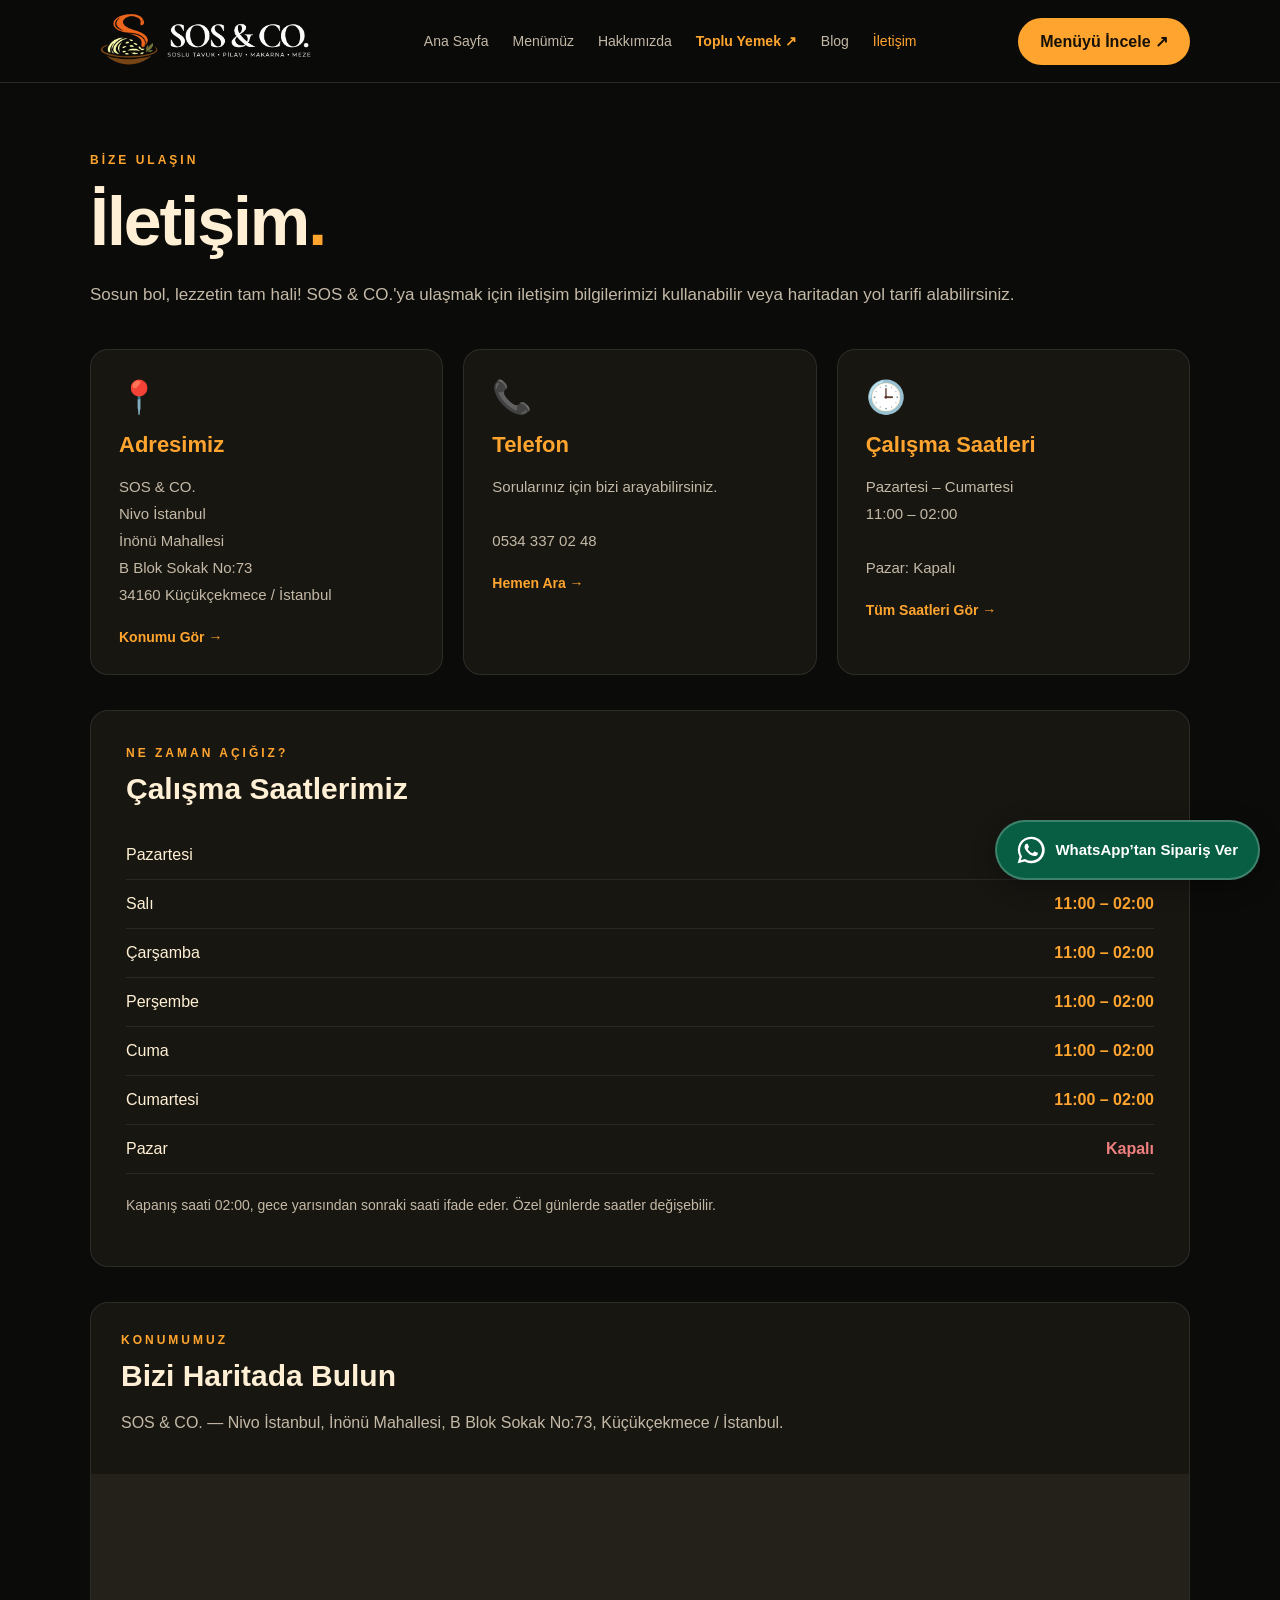
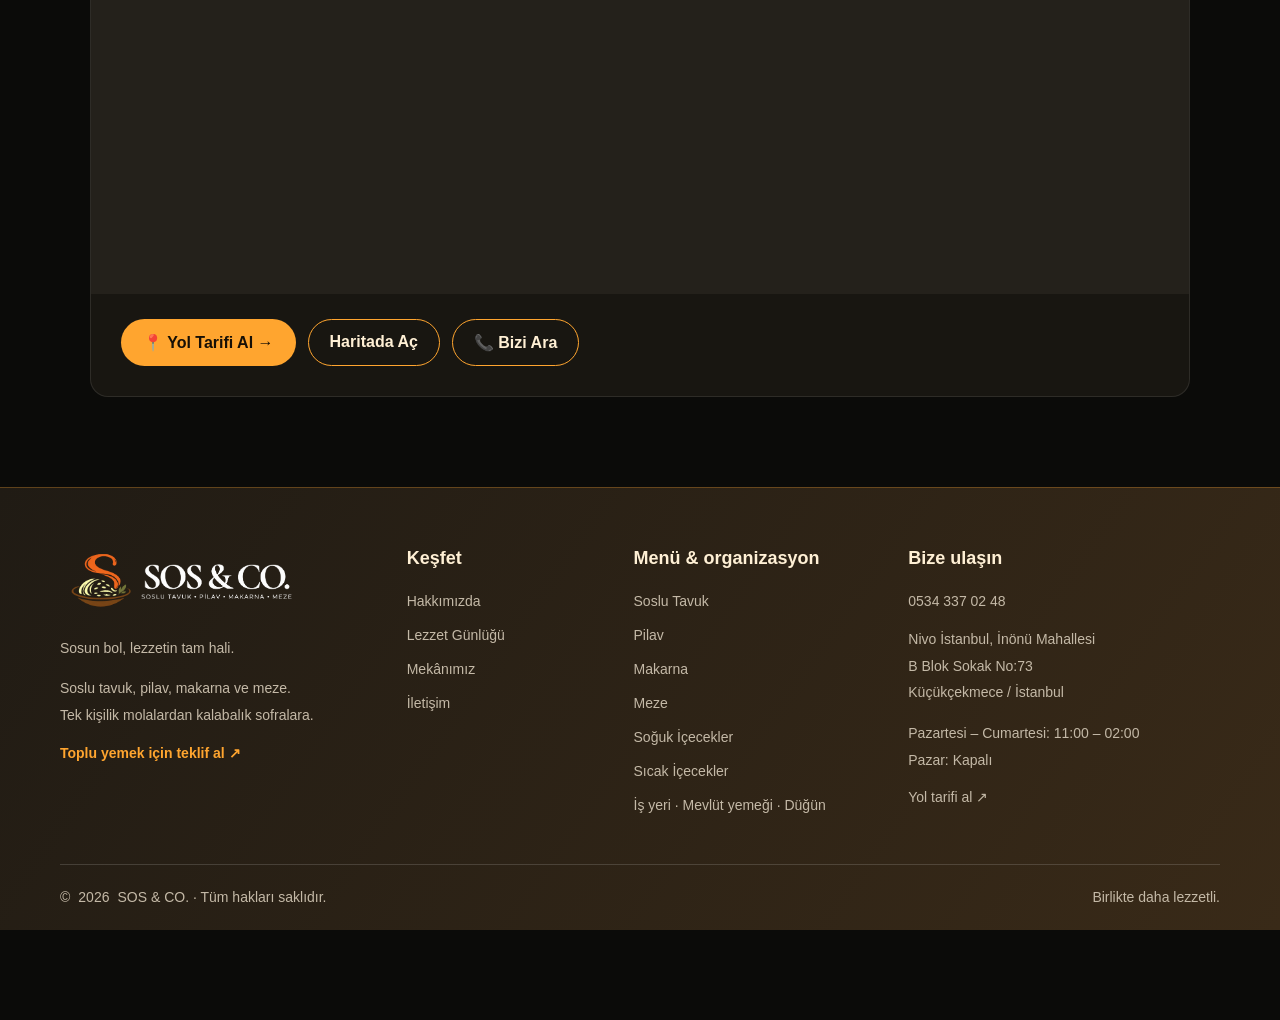
<file: iletisim.html>
<!DOCTYPE html>
<html lang="tr">
<head>
  <meta charset="UTF-8">
  <meta name="viewport" content="width=device-width, initial-scale=1.0">

  <title>İletişim | SOS & CO.</title>
  <meta name="description" content="SOS & CO. iletişim, adres, telefon, çalışma saatleri ve konum bilgileri.">

  <style>
    :root {
      --bg: #0b0b09;
      --panel: #181611;
      --cream: #fff0d5;
      --orange: #ffa52f;
      --muted: #c4b9a7;
    }

    * {
      box-sizing: border-box;
    }

    body {
      margin: 0;
      background: var(--bg);
      color: var(--cream);
      font-family: Arial, sans-serif;
    }

    a {
      text-decoration: none;
      color: inherit;
    }

    .container {
      width: min(1100px, 92%);
      margin: 0 auto;
    }

    /* ÜST MENÜ */

    header {
      position: sticky;
      top: 0;
      z-index: 10;
      background: #0b0b09f5;
      border-bottom: 1px solid #ffffff20;
    }

    .navbar {
      min-height: 82px;
      display: flex;
      align-items: center;
      justify-content: space-between;
      gap: 20px;
    }

    .logo {
      font-size: 29px;
      font-weight: 900;
      font-style: italic;
      letter-spacing: -1px;
      white-space: nowrap;
    }

    .logo span {
      color: var(--orange);
    }

    nav {
      display: flex;
      flex-wrap: wrap;
      gap: 24px;
    }

    nav a {
      color: var(--muted);
      font-size: 14px;
      transition: 0.2s;
    }

    nav a:hover,
    nav a.active {
      color: var(--orange);
    }

    .btn {
      display: inline-block;
      background: var(--orange);
      color: #171006;
      padding: 14px 22px;
      border-radius: 30px;
      font-weight: bold;
      transition: 0.2s;
    }

    .btn:hover {
      background: #ffbd66;
    }

    .outline-btn {
      display: inline-block;
      border: 1px solid var(--orange);
      color: var(--cream);
      padding: 13px 21px;
      border-radius: 30px;
      font-weight: bold;
      transition: 0.2s;
    }

    .outline-btn:hover {
      background: #ffa52f20;
    }

    /* SAYFA BAŞLIĞI */

    main {
      padding: 70px 0 90px;
    }

    .eyebrow {
      color: var(--orange);
      font-size: 12px;
      letter-spacing: 3px;
      font-weight: bold;
    }

    h1 {
      font-size: clamp(42px, 7vw, 68px);
      margin: 15px 0 20px;
      letter-spacing: -2px;
    }

    h1 span {
      color: var(--orange);
    }

    .intro {
      color: var(--muted);
      font-size: 17px;
      line-height: 1.8;
      margin-bottom: 38px;
    }

    /* İLETİŞİM KARTLARI */

    .cards {
      display: grid;
      grid-template-columns: repeat(3, 1fr);
      gap: 20px;
      margin-bottom: 35px;
    }

    .card {
      background: var(--panel);
      border: 1px solid #ffffff18;
      border-radius: 18px;
      padding: 28px;
    }

    .card-icon {
      font-size: 32px;
      margin-bottom: 16px;
    }

    .card h2 {
      color: var(--orange);
      font-size: 22px;
      margin: 0 0 15px;
    }

    .card p {
      color: var(--muted);
      line-height: 1.8;
      font-size: 15px;
      margin: 0 0 20px;
    }

    .text-link {
      color: var(--orange);
      font-weight: bold;
      font-size: 14px;
    }

    .text-link:hover {
      text-decoration: underline;
    }

    /* ÇALIŞMA SAATLERİ */

    .hours {
      background: var(--panel);
      border: 1px solid #ffffff18;
      border-radius: 18px;
      padding: 35px;
      margin-bottom: 35px;
    }

    .hours h2 {
      margin: 12px 0 25px;
      font-size: 30px;
    }

    .hours-row {
      display: flex;
      justify-content: space-between;
      gap: 20px;
      padding: 15px 0;
      border-bottom: 1px solid #ffffff15;
    }

    .hours-row:last-child {
      border-bottom: none;
    }

    .hours-row span:last-child {
      color: var(--orange);
      font-weight: bold;
    }

    .hours-row.closed span:last-child {
      color: #f08080;
    }

    /* HARİTA */

    .map-section {
      background: var(--panel);
      border: 1px solid #ffffff18;
      border-radius: 18px;
      overflow: hidden;
    }

    .map-heading {
      padding: 30px 30px 20px;
    }

    .map-heading h2 {
      margin: 12px 0;
      font-size: 30px;
    }

    .map-heading p {
      color: var(--muted);
      line-height: 1.8;
    }

    .map-frame {
      display: block;
      width: 100%;
      height: 420px;
      border: 0;
      background: #24211b;
    }

    .map-actions {
      padding: 25px 30px 30px;
      display: flex;
      flex-wrap: wrap;
      gap: 12px;
    }

    .note {
      color: var(--muted);
      font-size: 14px;
      line-height: 1.7;
      margin-top: 20px;
    }

    /* ALT KISIM */

    footer {
      border-top: 1px solid #ffffff20;
      padding: 35px 0;
      color: var(--muted);
      font-size: 14px;
    }

    footer p {
      line-height: 1.8;
    }

    /* TELEFON UYUMU */

    @media (max-width: 850px) {
      .cards {
        grid-template-columns: 1fr;
      }
    }

    @media (max-width: 650px) {
      .navbar {
        flex-wrap: wrap;
        padding: 18px 0;
      }

      .logo {
        font-size: 25px;
      }

      nav {
        order: 3;
        width: 100%;
        gap: 15px;
      }

      nav a {
        font-size: 13px;
      }

      main {
        padding: 45px 0 65px;
      }

      .hours {
        padding: 25px;
      }

      .map-heading {
        padding: 25px 25px 15px;
      }

      .map-actions {
        padding: 20px 25px 25px;
      }

      .map-frame {
        height: 320px;
      }
    }
  </style>
<link rel="stylesheet" href="whatsapp.css">
<link rel="stylesheet" href="site.css">
<script src="site.js" defer></script>
<link rel="stylesheet" href="brand.css">
</head>

<body>

  <!-- ÜST MENÜ -->

  <header>
    <div class="container navbar">

      <a class="logo" href="index.html"><span class="brand-symbol" aria-hidden="true"><img src="assets/sosco-logo-transparent.png" alt="" width="1166" height="1349"></span><span class="brand-wordmark"><img src="assets/sosco-logo-transparent.png" alt="SOS &amp; CO. — Soslu Tavuk, Pilav, Makarna, Meze" width="1166" height="1349"></span></a>

      <nav>
        <a href="index.html">Ana Sayfa</a>
        <a href="menu.html">Menümüz</a>
        <a href="hakkimizda.html">Hakkımızda</a>
        <a href="toplu-yemek.html" class="nav-catering">Toplu Yemek ↗</a>
<a href="blog.html">Blog</a>
<a href="iletisim.html" class="active">İletişim</a>
      </nav>

      <a class="btn" href="menu.html">
        Menüyü İncele ↗
      </a>

    </div>
  </header>

  <main class="container">

    <!-- BAŞLIK -->

    <section>
      <div class="eyebrow">BİZE ULAŞIN</div>

      <h1>İletişim<span>.</span></h1>

      <p class="intro">
        Sosun bol, lezzetin tam hali!
        SOS & CO.'ya ulaşmak için
        iletişim bilgilerimizi kullanabilir
        veya haritadan yol tarifi alabilirsiniz.
      </p>
    </section>

    <!-- İLETİŞİM BİLGİLERİ -->

    <section class="cards">

      <article class="card">
        <div class="card-icon">📍</div>

        <h2>Adresimiz</h2>

        <p>
          SOS & CO.<br>
          Nivo İstanbul<br>
          İnönü Mahallesi<br>
          B Blok Sokak No:73<br>
          34160 Küçükçekmece / İstanbul
        </p>

        <a
          class="text-link"
          href="https://www.google.com/maps/search/?api=1&amp;query=41.0262079%2C28.8067418"
          target="_blank"
          rel="noopener noreferrer">
          Konumu Gör →
        </a>
      </article>

      <article class="card">
        <div class="card-icon">📞</div>

        <h2>Telefon</h2>

        <p>
          Sorularınız için bizi arayabilirsiniz.
          <br><br>
          0534 337 02 48
        </p>

        <a class="text-link" href="tel:+905343370248">
          Hemen Ara →
        </a>
      </article>

      <article class="card">
        <div class="card-icon">🕒</div>

        <h2>Çalışma Saatleri</h2>

        <p>
          Pazartesi – Cumartesi<br>
          11:00 – 02:00<br><br>
          Pazar: Kapalı
        </p>

        <a class="text-link" href="#calisma-saatleri">
          Tüm Saatleri Gör →
        </a>
      </article>

    </section>

    <!-- ÇALIŞMA SAATLERİ -->

    <section class="hours" id="calisma-saatleri">

      <div class="eyebrow">NE ZAMAN AÇIĞIZ?</div>

      <h2>Çalışma Saatlerimiz</h2>

      <div class="hours-row">
        <span>Pazartesi</span>
        <span>11:00 – 02:00</span>
      </div>

      <div class="hours-row">
        <span>Salı</span>
        <span>11:00 – 02:00</span>
      </div>

      <div class="hours-row">
        <span>Çarşamba</span>
        <span>11:00 – 02:00</span>
      </div>

      <div class="hours-row">
        <span>Perşembe</span>
        <span>11:00 – 02:00</span>
      </div>

      <div class="hours-row">
        <span>Cuma</span>
        <span>11:00 – 02:00</span>
      </div>

      <div class="hours-row">
        <span>Cumartesi</span>
        <span>11:00 – 02:00</span>
      </div>

      <div class="hours-row closed">
        <span>Pazar</span>
        <span>Kapalı</span>
      </div>

      <p class="note">
        Kapanış saati 02:00, gece yarısından
        sonraki saati ifade eder.
        Özel günlerde saatler değişebilir.
      </p>

    </section>

    <!-- GOOGLE HARİTALAR -->

    <section class="map-section" id="konum">

      <div class="map-heading">
        <div class="eyebrow">KONUMUMUZ</div>

        <h2>Bizi Haritada Bulun</h2>

        <p>
          SOS & CO. — Nivo İstanbul,
          İnönü Mahallesi, B Blok Sokak No:73,
          Küçükçekmece / İstanbul.
        </p>
      </div>

      <iframe
        class="map-frame"
        title="SOS & CO. Google Haritalar"
        src="https://www.google.com/maps?q=41.0262079%2C28.8067418&amp;z=17&amp;output=embed"
        width="100%"
        height="420"
        loading="lazy"
        allowfullscreen
        referrerpolicy="no-referrer-when-downgrade">
      </iframe>

      <div class="map-actions">

        <a
          class="btn"
          href="https://www.google.com/maps/dir/?api=1&amp;destination=41.0262079%2C28.8067418"
          target="_blank"
          rel="noopener noreferrer">
          📍 Yol Tarifi Al →
        </a>

        <a
          class="outline-btn"
          href="https://www.google.com/maps/search/?api=1&amp;query=41.0262079%2C28.8067418"
          target="_blank"
          rel="noopener noreferrer">
          Haritada Aç
        </a>

        <a
          class="outline-btn"
          href="tel:+905343370248">
          📞 Bizi Ara
        </a>

      </div>

    </section>

  </main>

  <!-- ALT BİLGİ -->

  <footer class="site-footer"><div class="site-wrap footer-grid">
<div><a class="logo" href="index.html"><span class="brand-symbol" aria-hidden="true"><img src="assets/sosco-logo-transparent.png" alt="" width="1166" height="1349"></span><span class="brand-wordmark"><img src="assets/sosco-logo-transparent.png" alt="SOS &amp; CO. — Soslu Tavuk, Pilav, Makarna, Meze" width="1166" height="1349"></span></a><p>Sosun bol, lezzetin tam hali.</p><p>Soslu tavuk, pilav, makarna ve meze.<br>Tek kişilik molalardan kalabalık sofralara.</p><a class="footer-cta" href="toplu-yemek.html">Toplu yemek için teklif al ↗</a></div>
<div><h2>Keşfet</h2><a href="hakkimizda.html">Hakkımızda</a><a href="blog.html">Lezzet Günlüğü</a><a href="index.html#mekanimiz">Mekânımız</a><a href="iletisim.html">İletişim</a></div>
<div><h2>Menü &amp; organizasyon</h2><a href="menu.html?kategori=tavuk">Soslu Tavuk</a><a href="menu.html?kategori=pilav">Pilav</a><a href="menu.html?kategori=makarna">Makarna</a><a href="menu.html?kategori=meze">Meze</a><a href="menu.html?kategori=soguk-icecekler">Soğuk İçecekler</a><a href="menu.html?kategori=sicak-icecekler">Sıcak İçecekler</a><a href="toplu-yemek.html">İş yeri · Mevlüt yemeği · Düğün</a></div>
<div><h2>Bize ulaşın</h2><a href="tel:+905343370248">0534 337 02 48</a><p>Nivo İstanbul, İnönü Mahallesi<br>B Blok Sokak No:73<br>Küçükçekmece / İstanbul</p><p>Pazartesi – Cumartesi: 11:00 – 02:00<br>Pazar: Kapalı</p><a href="https://www.google.com/maps/search/?api=1&amp;query=41.0262079%2C28.8067418" target="_blank" rel="noopener noreferrer">Yol tarifi al ↗</a></div>
</div><div class="site-wrap footer-bottom">© <span id="year"></span> SOS &amp; CO. · Tüm hakları saklıdır.<span>Birlikte daha lezzetli.</span></div></footer>

  <script>
    document.getElementById("year").textContent =
      new Date().getFullYear();
  </script>


<a class="whatsapp-order" href="https://wa.me/905343370248?text=Merhaba+SOS+%26+CO.%21+Sipari%C5%9F+vermek+istiyorum." target="_blank" rel="noopener noreferrer" aria-label="WhatsApp üzerinden sipariş ver (yeni sekmede açılır)">
  <svg viewBox="0 0 32 32" fill="currentColor" aria-hidden="true" focusable="false">
    <path d="M16 .8A15.1 15.1 0 0 0 2.9 23.4L.8 31.2l8-2.1A15.2 15.2 0 1 0 16 .8Zm0 27.6a12.5 12.5 0 0 1-6.4-1.8l-.5-.3-4.7 1.3 1.3-4.6-.3-.5A12.5 12.5 0 1 1 16 28.4Zm6.9-9.4c-.4-.2-2.2-1.1-2.6-1.2-.3-.1-.6-.2-.8.2-.3.4-1 1.2-1.2 1.4-.2.2-.4.3-.8.1-.4-.2-1.6-.6-3-1.9-1.1-1-1.9-2.2-2.1-2.6-.2-.4 0-.6.2-.8l.6-.7.4-.6c.1-.2 0-.5 0-.7l-1.2-2.8c-.3-.7-.6-.6-.8-.6h-.7c-.3 0-.7.1-1 .5-.4.4-1.3 1.3-1.3 3.1s1.3 3.5 1.5 3.8c.2.2 2.7 4.1 6.5 5.7.9.4 1.6.6 2.2.8.9.3 1.7.2 2.3.1.7-.1 2.2-.9 2.5-1.8.3-.9.3-1.7.2-1.8-.1-.2-.3-.3-.7-.5Z"/>
  </svg>
  <span>WhatsApp’tan Sipariş Ver</span>
</a>

</body>
</html>
</file>
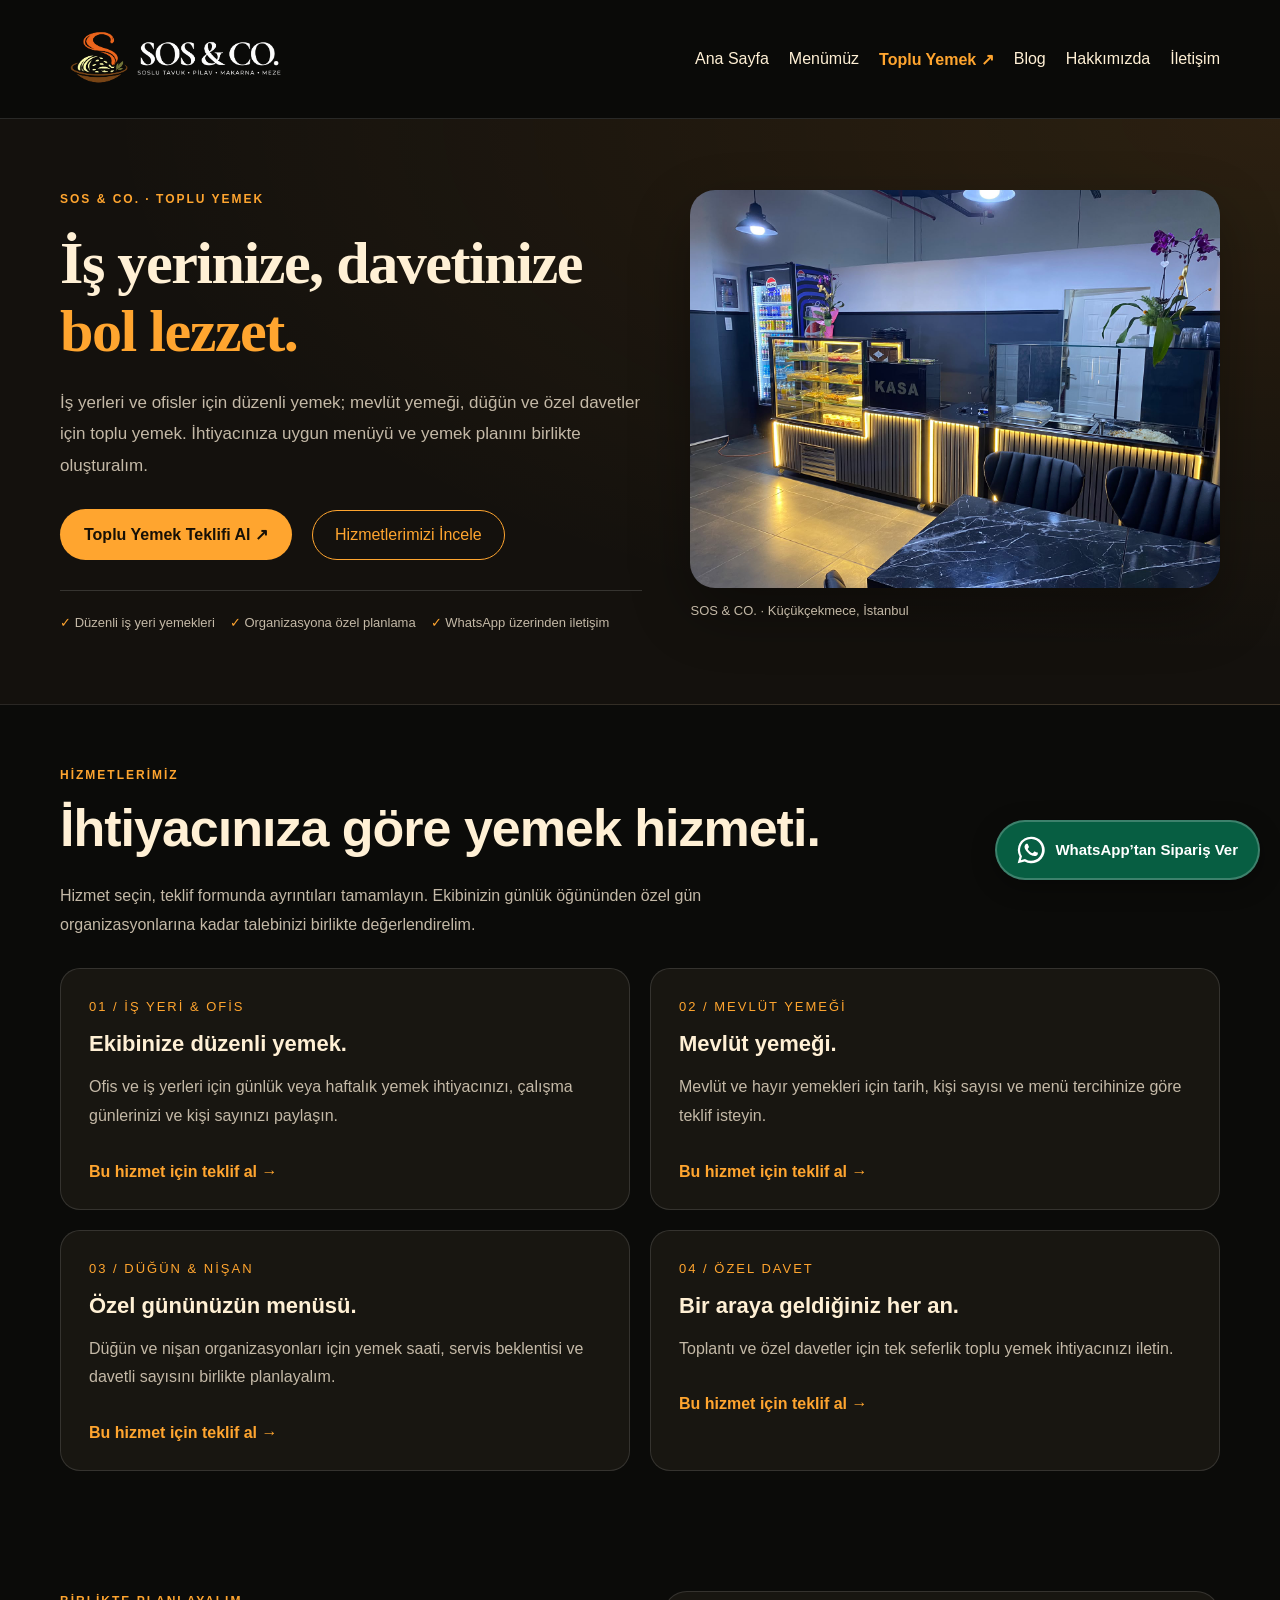
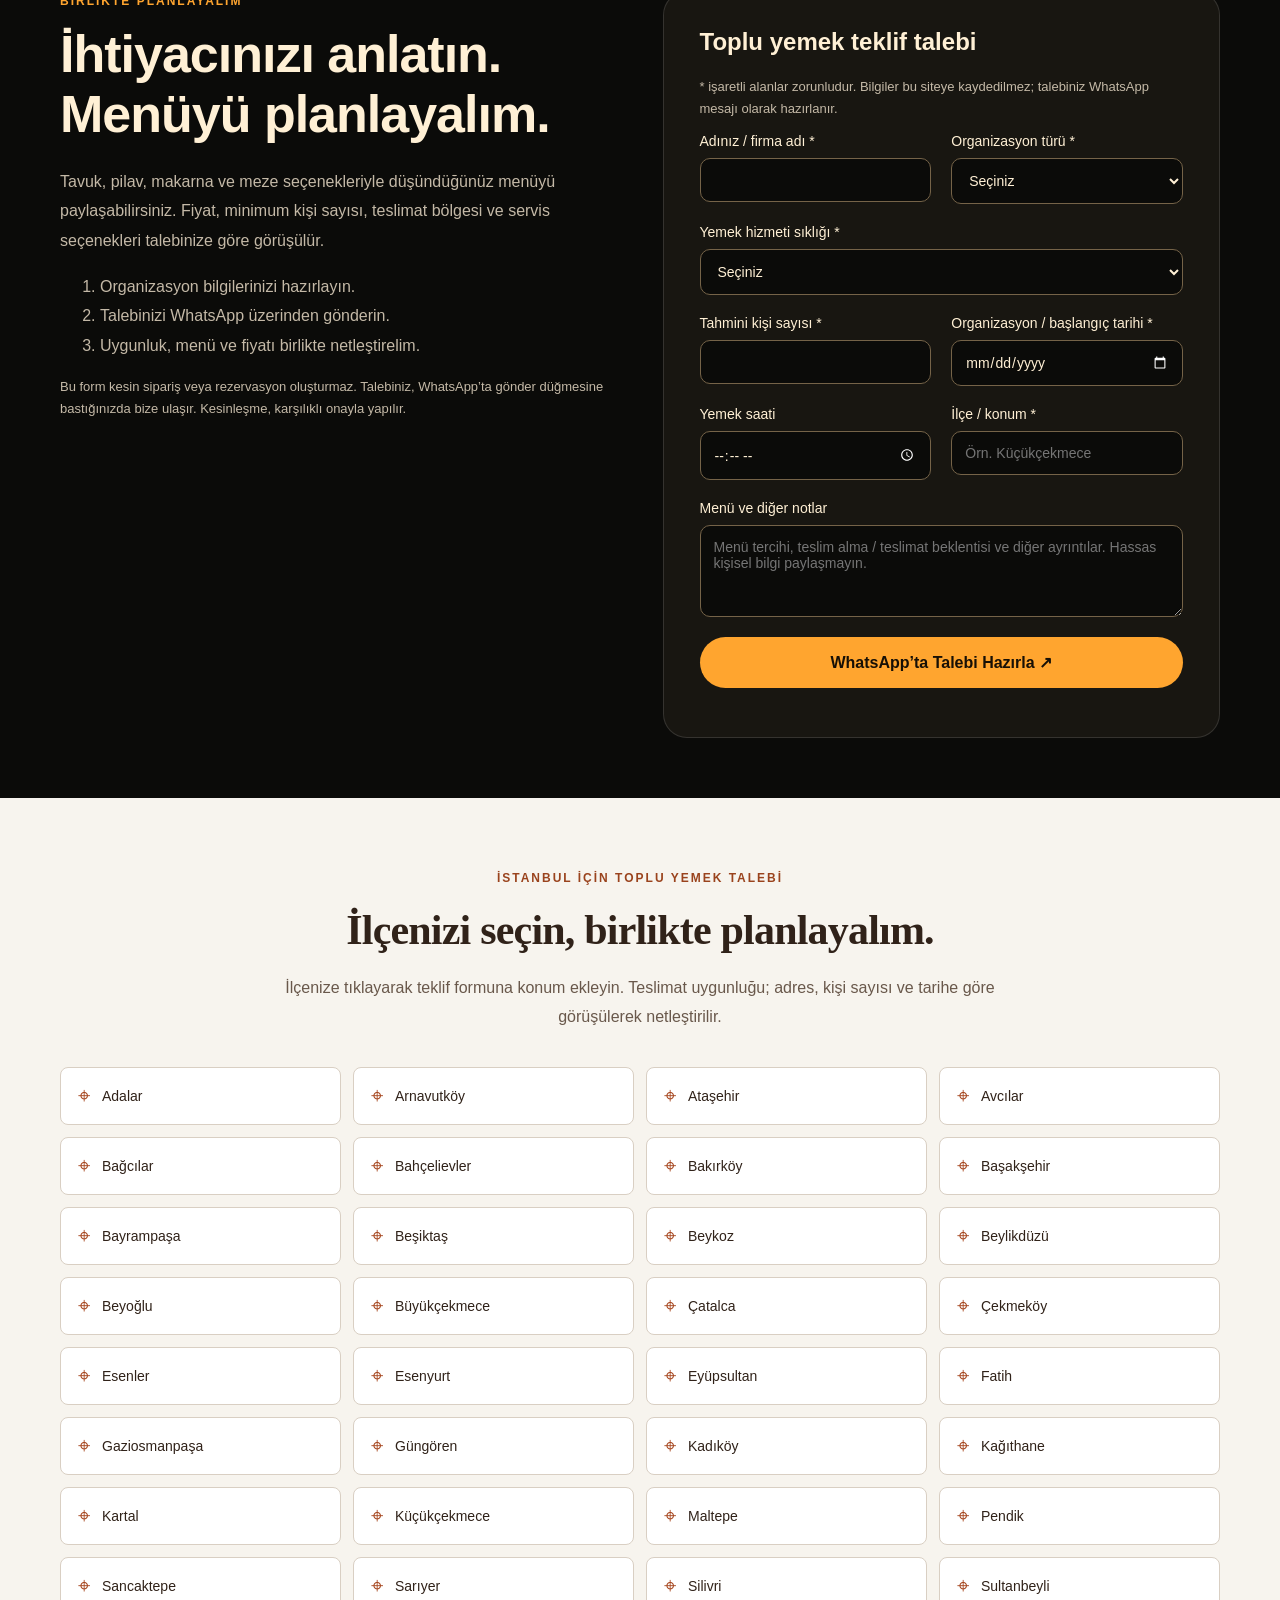
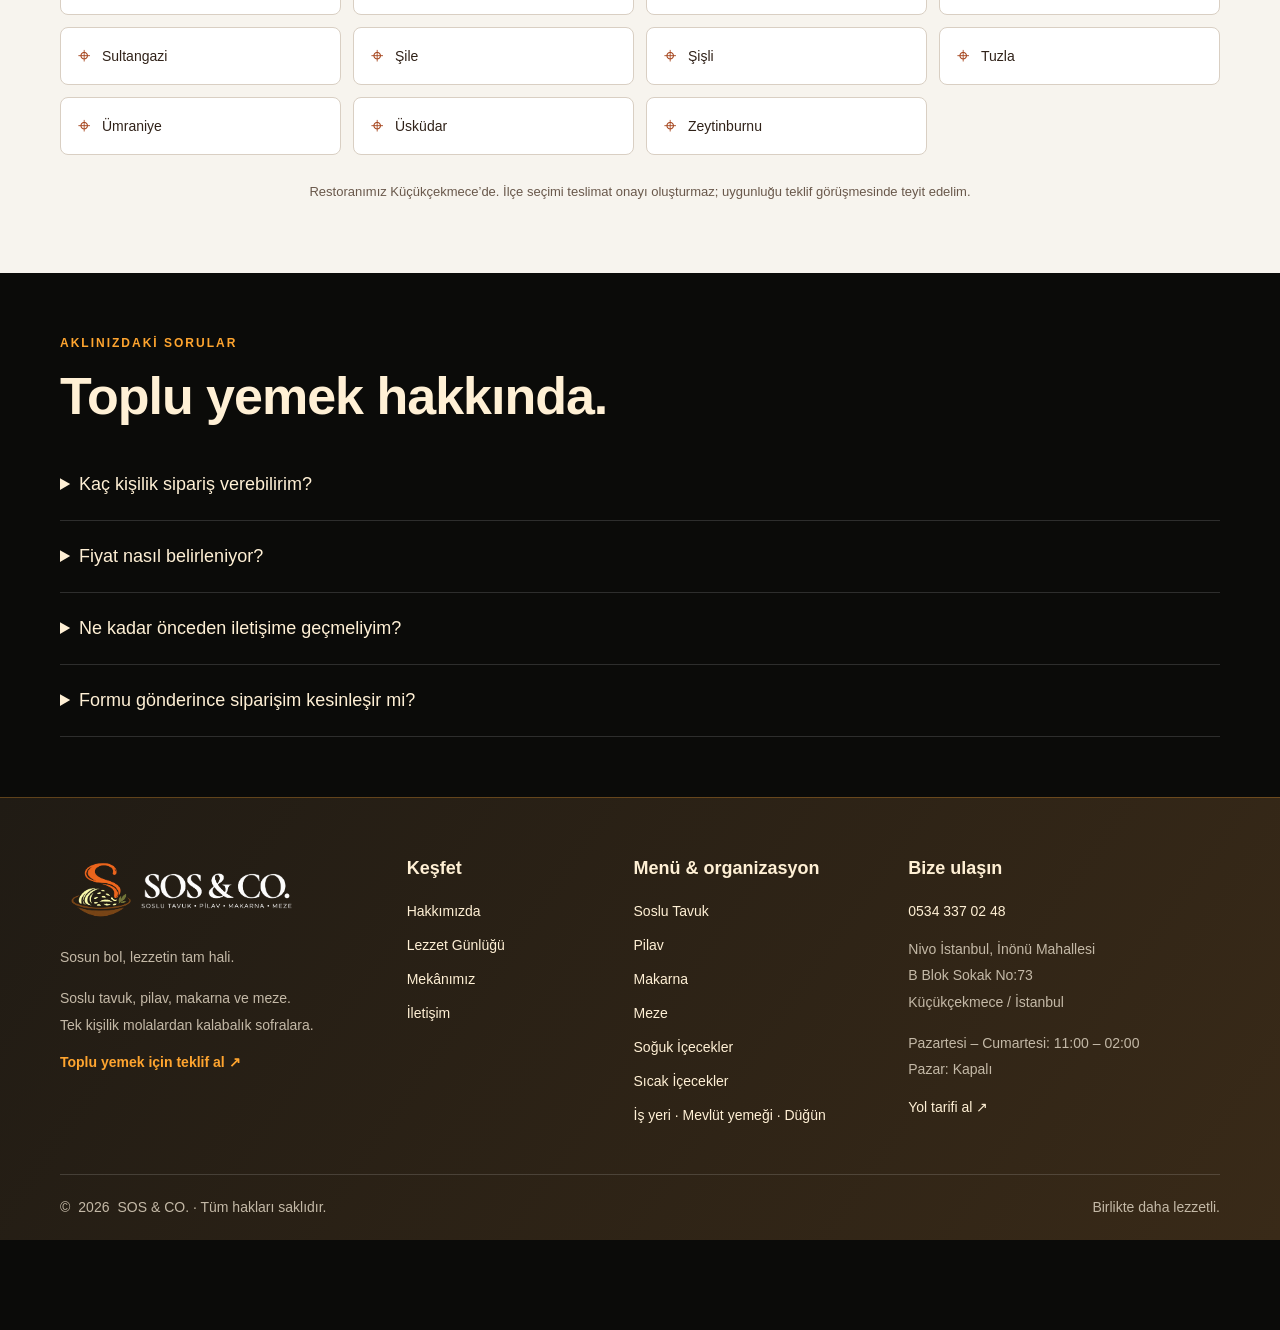
<file: toplu-yemek.html>
<!DOCTYPE html>
<html lang="tr"><head><meta charset="UTF-8"><meta name="viewport" content="width=device-width, initial-scale=1"><title>Toplu Yemek & Organizasyon | SOS &amp; CO.</title><meta name="description" content="İş yeri, mevlüt yemeği, düğün ve özel davetler için SOS & CO. toplu yemek teklif talebi."><link rel="stylesheet" href="whatsapp.css"><link rel="stylesheet" href="site.css"><script src="site.js" defer></script><link rel="stylesheet" href="brand.css">
</head><body><header><div class="site-wrap new-nav"><a class="logo" href="index.html"><span class="brand-symbol" aria-hidden="true"><img src="assets/sosco-logo-transparent.png" alt="" width="1166" height="1349"></span><span class="brand-wordmark"><img src="assets/sosco-logo-transparent.png" alt="SOS &amp; CO. — Soslu Tavuk, Pilav, Makarna, Meze" width="1166" height="1349"></span></a><nav aria-label="Ana menü"><a href="index.html">Ana Sayfa</a><a href="menu.html">Menümüz</a><a href="toplu-yemek.html" class="nav-catering">Toplu Yemek ↗</a><a href="blog.html">Blog</a><a href="hakkimizda.html">Hakkımızda</a><a href="iletisim.html">İletişim</a></nav></div></header><main><section class="catering-intro"><div class="site-wrap catering-hero"><div><span class="kicker">SOS &amp; CO. · TOPLU YEMEK</span><h1>İş yerinize, davetinize<br><em>bol lezzet.</em></h1><p>İş yerleri ve ofisler için düzenli yemek; mevlüt yemeği, düğün ve özel davetler için toplu yemek. İhtiyacınıza uygun menüyü ve yemek planını birlikte oluşturalım.</p><div class="feature-actions"><a class="feature-button" href="#teklif">Toplu Yemek Teklifi Al ↗</a><a class="hero-outline" href="#hizmetler">Hizmetlerimizi İncele</a></div><div class="hero-points"><span>Düzenli iş yeri yemekleri</span><span>Organizasyona özel planlama</span><span>WhatsApp üzerinden iletişim</span></div></div><figure><img src="mekan2.jpg" alt="SOS & CO. yemek tezgâhı ve restoran iç mekânı" width="1600" height="1200"><figcaption>SOS &amp; CO. · Küçükçekmece, İstanbul</figcaption></figure></div></section>
<section class="site-wrap feature-section" id="hizmetler"><span class="kicker">HİZMETLERİMİZ</span><h2 class="feature-title">İhtiyacınıza göre yemek hizmeti.</h2><p class="feature-copy">Hizmet seçin, teklif formunda ayrıntıları tamamlayın. Ekibinizin günlük öğününden özel gün organizasyonlarına kadar talebinizi birlikte değerlendirelim.</p><div class="feature-grid service-grid"><a class="feature-card service-card" href="toplu-yemek.html?hizmet=%C4%B0%C5%9F+yeri+%2F+ofis#teklif" data-service="İş yeri / ofis"><span class="card-number">01 / İŞ YERİ & OFİS</span><h3>Ekibinize düzenli yemek.</h3><p>Ofis ve iş yerleri için günlük veya haftalık yemek ihtiyacınızı, çalışma günlerinizi ve kişi sayınızı paylaşın.</p><span class="feature-link">Bu hizmet için teklif al →</span></a><a class="feature-card service-card" href="toplu-yemek.html?hizmet=Mevl%C3%BCt+yeme%C4%9Fi+%2F+hay%C4%B1r+yeme%C4%9Fi#teklif" data-service="Mevlüt yemeği / hayır yemeği"><span class="card-number">02 / MEVLÜT YEMEĞİ</span><h3>Mevlüt yemeği.</h3><p>Mevlüt ve hayır yemekleri için tarih, kişi sayısı ve menü tercihinize göre teklif isteyin.</p><span class="feature-link">Bu hizmet için teklif al →</span></a><a class="feature-card service-card" href="toplu-yemek.html?hizmet=D%C3%BC%C4%9F%C3%BCn+%2F+ni%C5%9Fan#teklif" data-service="Düğün / nişan"><span class="card-number">03 / DÜĞÜN & NİŞAN</span><h3>Özel gününüzün menüsü.</h3><p>Düğün ve nişan organizasyonları için yemek saati, servis beklentisi ve davetli sayısını birlikte planlayalım.</p><span class="feature-link">Bu hizmet için teklif al →</span></a><a class="feature-card service-card" href="toplu-yemek.html?hizmet=%C3%96zel+davet#teklif" data-service="Özel davet"><span class="card-number">04 / ÖZEL DAVET</span><h3>Bir araya geldiğiniz her an.</h3><p>Toplantı ve özel davetler için tek seferlik toplu yemek ihtiyacınızı iletin.</p><span class="feature-link">Bu hizmet için teklif al →</span></a></div></section>
<section class="site-wrap feature-section split-section" id="teklif"><div><span class="kicker">BİRLİKTE PLANLAYALIM</span><h2 class="feature-title">İhtiyacınızı anlatın.<br>Menüyü planlayalım.</h2><p class="feature-copy">Tavuk, pilav, makarna ve meze seçenekleriyle düşündüğünüz menüyü paylaşabilirsiniz. Fiyat, minimum kişi sayısı, teslimat bölgesi ve servis seçenekleri talebinize göre görüşülür.</p><ol class="feature-copy"><li>Organizasyon bilgilerinizi hazırlayın.</li><li>Talebinizi WhatsApp üzerinden gönderin.</li><li>Uygunluk, menü ve fiyatı birlikte netleştirelim.</li></ol><p class="form-note">Bu form kesin sipariş veya rezervasyon oluşturmaz. Talebiniz, WhatsApp’ta gönder düğmesine bastığınızda bize ulaşır. Kesinleşme, karşılıklı onayla yapılır.</p></div>
<form class="quote-form" id="catering-form"><h2>Toplu yemek teklif talebi</h2><p class="form-note">* işaretli alanlar zorunludur. Bilgiler bu siteye kaydedilmez; talebiniz WhatsApp mesajı olarak hazırlanır.</p><div class="form-grid">
<label>Adınız / firma adı *<input name="customer" required maxlength="100" autocomplete="name"></label>
<label>Organizasyon türü *<select name="occasion" required><option value="">Seçiniz</option><option>İş yeri / ofis</option><option>Mevlüt yemeği / hayır yemeği</option><option>Düğün / nişan</option><option>Özel davet</option><option>Diğer</option></select></label>
<label class="form-wide">Yemek hizmeti sıklığı *<select name="frequency" required><option value="">Seçiniz</option><option>Tek seferlik</option><option>Hafta içi her gün</option><option>Haftanın belirli günleri</option><option>Birlikte planlayalım</option></select></label>
<label>Tahmini kişi sayısı *<input name="guests" type="number" min="1" step="1" required inputmode="numeric"></label>
<label>Organizasyon / başlangıç tarihi *<input name="date" type="date" required></label>
<label>Yemek saati<input name="time" type="time"></label>
<label>İlçe / konum *<input name="location" required maxlength="150" placeholder="Örn. Küçükçekmece"></label>
<label class="form-wide">Menü ve diğer notlar<textarea name="notes" rows="4" maxlength="1500" placeholder="Menü tercihi, teslim alma / teslimat beklentisi ve diğer ayrıntılar. Hassas kişisel bilgi paylaşmayın."></textarea></label></div><button class="feature-button" type="submit">WhatsApp’ta Talebi Hazırla ↗</button><p class="form-note" id="quote-status" role="status" aria-live="polite"></p><noscript><p>Form için JavaScript gereklidir. <a href="tel:+905343370248">0534 337 02 48</a> numarasından bize ulaşabilirsiniz.</p></noscript></form></section>
<section class="district-section" aria-labelledby="district-title"><div class="site-wrap"><span class="kicker">İSTANBUL İÇİN TOPLU YEMEK TALEBİ</span><h2 id="district-title">İlçenizi seçin, birlikte planlayalım.</h2><p>İlçenize tıklayarak teklif formuna konum ekleyin. Teslimat uygunluğu; adres, kişi sayısı ve tarihe göre görüşülerek netleştirilir.</p><div class="district-grid"><a href="toplu-yemek.html?ilce=Adalar#teklif" data-district="Adalar"><span aria-hidden="true">⌖</span> Adalar</a><a href="toplu-yemek.html?ilce=Arnavutk%C3%B6y#teklif" data-district="Arnavutköy"><span aria-hidden="true">⌖</span> Arnavutköy</a><a href="toplu-yemek.html?ilce=Ata%C5%9Fehir#teklif" data-district="Ataşehir"><span aria-hidden="true">⌖</span> Ataşehir</a><a href="toplu-yemek.html?ilce=Avc%C4%B1lar#teklif" data-district="Avcılar"><span aria-hidden="true">⌖</span> Avcılar</a><a href="toplu-yemek.html?ilce=Ba%C4%9Fc%C4%B1lar#teklif" data-district="Bağcılar"><span aria-hidden="true">⌖</span> Bağcılar</a><a href="toplu-yemek.html?ilce=Bah%C3%A7elievler#teklif" data-district="Bahçelievler"><span aria-hidden="true">⌖</span> Bahçelievler</a><a href="toplu-yemek.html?ilce=Bak%C4%B1rk%C3%B6y#teklif" data-district="Bakırköy"><span aria-hidden="true">⌖</span> Bakırköy</a><a href="toplu-yemek.html?ilce=Ba%C5%9Fak%C5%9Fehir#teklif" data-district="Başakşehir"><span aria-hidden="true">⌖</span> Başakşehir</a><a href="toplu-yemek.html?ilce=Bayrampa%C5%9Fa#teklif" data-district="Bayrampaşa"><span aria-hidden="true">⌖</span> Bayrampaşa</a><a href="toplu-yemek.html?ilce=Be%C5%9Fikta%C5%9F#teklif" data-district="Beşiktaş"><span aria-hidden="true">⌖</span> Beşiktaş</a><a href="toplu-yemek.html?ilce=Beykoz#teklif" data-district="Beykoz"><span aria-hidden="true">⌖</span> Beykoz</a><a href="toplu-yemek.html?ilce=Beylikd%C3%BCz%C3%BC#teklif" data-district="Beylikdüzü"><span aria-hidden="true">⌖</span> Beylikdüzü</a><a href="toplu-yemek.html?ilce=Beyo%C4%9Flu#teklif" data-district="Beyoğlu"><span aria-hidden="true">⌖</span> Beyoğlu</a><a href="toplu-yemek.html?ilce=B%C3%BCy%C3%BCk%C3%A7ekmece#teklif" data-district="Büyükçekmece"><span aria-hidden="true">⌖</span> Büyükçekmece</a><a href="toplu-yemek.html?ilce=%C3%87atalca#teklif" data-district="Çatalca"><span aria-hidden="true">⌖</span> Çatalca</a><a href="toplu-yemek.html?ilce=%C3%87ekmek%C3%B6y#teklif" data-district="Çekmeköy"><span aria-hidden="true">⌖</span> Çekmeköy</a><a href="toplu-yemek.html?ilce=Esenler#teklif" data-district="Esenler"><span aria-hidden="true">⌖</span> Esenler</a><a href="toplu-yemek.html?ilce=Esenyurt#teklif" data-district="Esenyurt"><span aria-hidden="true">⌖</span> Esenyurt</a><a href="toplu-yemek.html?ilce=Ey%C3%BCpsultan#teklif" data-district="Eyüpsultan"><span aria-hidden="true">⌖</span> Eyüpsultan</a><a href="toplu-yemek.html?ilce=Fatih#teklif" data-district="Fatih"><span aria-hidden="true">⌖</span> Fatih</a><a href="toplu-yemek.html?ilce=Gaziosmanpa%C5%9Fa#teklif" data-district="Gaziosmanpaşa"><span aria-hidden="true">⌖</span> Gaziosmanpaşa</a><a href="toplu-yemek.html?ilce=G%C3%BCng%C3%B6ren#teklif" data-district="Güngören"><span aria-hidden="true">⌖</span> Güngören</a><a href="toplu-yemek.html?ilce=Kad%C4%B1k%C3%B6y#teklif" data-district="Kadıköy"><span aria-hidden="true">⌖</span> Kadıköy</a><a href="toplu-yemek.html?ilce=Ka%C4%9F%C4%B1thane#teklif" data-district="Kağıthane"><span aria-hidden="true">⌖</span> Kağıthane</a><a href="toplu-yemek.html?ilce=Kartal#teklif" data-district="Kartal"><span aria-hidden="true">⌖</span> Kartal</a><a href="toplu-yemek.html?ilce=K%C3%BC%C3%A7%C3%BCk%C3%A7ekmece#teklif" data-district="Küçükçekmece"><span aria-hidden="true">⌖</span> Küçükçekmece</a><a href="toplu-yemek.html?ilce=Maltepe#teklif" data-district="Maltepe"><span aria-hidden="true">⌖</span> Maltepe</a><a href="toplu-yemek.html?ilce=Pendik#teklif" data-district="Pendik"><span aria-hidden="true">⌖</span> Pendik</a><a href="toplu-yemek.html?ilce=Sancaktepe#teklif" data-district="Sancaktepe"><span aria-hidden="true">⌖</span> Sancaktepe</a><a href="toplu-yemek.html?ilce=Sar%C4%B1yer#teklif" data-district="Sarıyer"><span aria-hidden="true">⌖</span> Sarıyer</a><a href="toplu-yemek.html?ilce=Silivri#teklif" data-district="Silivri"><span aria-hidden="true">⌖</span> Silivri</a><a href="toplu-yemek.html?ilce=Sultanbeyli#teklif" data-district="Sultanbeyli"><span aria-hidden="true">⌖</span> Sultanbeyli</a><a href="toplu-yemek.html?ilce=Sultangazi#teklif" data-district="Sultangazi"><span aria-hidden="true">⌖</span> Sultangazi</a><a href="toplu-yemek.html?ilce=%C5%9Eile#teklif" data-district="Şile"><span aria-hidden="true">⌖</span> Şile</a><a href="toplu-yemek.html?ilce=%C5%9Ei%C5%9Fli#teklif" data-district="Şişli"><span aria-hidden="true">⌖</span> Şişli</a><a href="toplu-yemek.html?ilce=Tuzla#teklif" data-district="Tuzla"><span aria-hidden="true">⌖</span> Tuzla</a><a href="toplu-yemek.html?ilce=%C3%9Cmraniye#teklif" data-district="Ümraniye"><span aria-hidden="true">⌖</span> Ümraniye</a><a href="toplu-yemek.html?ilce=%C3%9Csk%C3%BCdar#teklif" data-district="Üsküdar"><span aria-hidden="true">⌖</span> Üsküdar</a><a href="toplu-yemek.html?ilce=Zeytinburnu#teklif" data-district="Zeytinburnu"><span aria-hidden="true">⌖</span> Zeytinburnu</a></div><p class="district-note">Restoranımız Küçükçekmece’de. İlçe seçimi teslimat onayı oluşturmaz; uygunluğu teklif görüşmesinde teyit edelim.</p></div></section><section class="site-wrap feature-section faq"><span class="kicker">AKLINIZDAKİ SORULAR</span><h2 class="feature-title">Toplu yemek hakkında.</h2><details><summary>Kaç kişilik sipariş verebilirim?</summary><p>Kişi sayınızı talep formunda paylaşın. Minimum miktar ve kapasite, tarih ve menüye göre görüşülerek netleştirilir.</p></details><details><summary>Fiyat nasıl belirleniyor?</summary><p>Kişi sayısı, menü içeriği, tarih ve servis beklentinize göre teklif hazırlanır. Bu sayfada sabit bir paket fiyatı veya teslimat taahhüdü bulunmaz.</p></details><details><summary>Ne kadar önceden iletişime geçmeliyim?</summary><p>Tarihiniz belli olduğunda iletişime geçmenizi öneririz. Uygunluk ve hazırlık süresi işletmeyle görüşülerek belirlenir.</p></details><details><summary>Formu gönderince siparişim kesinleşir mi?</summary><p>Hayır. Form bir teklif talebidir. WhatsApp mesajınızı gönderdikten sonra tarih, menü, teslimat veya teslim alma, fiyat ve ödeme koşulları karşılıklı onaylanmalıdır.</p></details></section></main><footer class="site-footer"><div class="site-wrap footer-grid">
<div><a class="logo" href="index.html"><span class="brand-symbol" aria-hidden="true"><img src="assets/sosco-logo-transparent.png" alt="" width="1166" height="1349"></span><span class="brand-wordmark"><img src="assets/sosco-logo-transparent.png" alt="SOS &amp; CO. — Soslu Tavuk, Pilav, Makarna, Meze" width="1166" height="1349"></span></a><p>Sosun bol, lezzetin tam hali.</p><p>Soslu tavuk, pilav, makarna ve meze.<br>Tek kişilik molalardan kalabalık sofralara.</p><a class="footer-cta" href="toplu-yemek.html">Toplu yemek için teklif al ↗</a></div>
<div><h2>Keşfet</h2><a href="hakkimizda.html">Hakkımızda</a><a href="blog.html">Lezzet Günlüğü</a><a href="index.html#mekanimiz">Mekânımız</a><a href="iletisim.html">İletişim</a></div>
<div><h2>Menü &amp; organizasyon</h2><a href="menu.html?kategori=tavuk">Soslu Tavuk</a><a href="menu.html?kategori=pilav">Pilav</a><a href="menu.html?kategori=makarna">Makarna</a><a href="menu.html?kategori=meze">Meze</a><a href="menu.html?kategori=soguk-icecekler">Soğuk İçecekler</a><a href="menu.html?kategori=sicak-icecekler">Sıcak İçecekler</a><a href="toplu-yemek.html">İş yeri · Mevlüt yemeği · Düğün</a></div>
<div><h2>Bize ulaşın</h2><a href="tel:+905343370248">0534 337 02 48</a><p>Nivo İstanbul, İnönü Mahallesi<br>B Blok Sokak No:73<br>Küçükçekmece / İstanbul</p><p>Pazartesi – Cumartesi: 11:00 – 02:00<br>Pazar: Kapalı</p><a href="https://www.google.com/maps/search/?api=1&amp;query=41.0262079%2C28.8067418" target="_blank" rel="noopener noreferrer">Yol tarifi al ↗</a></div>
</div><div class="site-wrap footer-bottom">© <span id="year"></span> SOS &amp; CO. · Tüm hakları saklıdır.<span>Birlikte daha lezzetli.</span></div></footer><a class="whatsapp-order" href="https://wa.me/905343370248?text=Merhaba+SOS+%26+CO.%21+Sipari%C5%9F+vermek+istiyorum." target="_blank" rel="noopener noreferrer" aria-label="WhatsApp üzerinden sipariş ver (yeni sekmede açılır)">
  <svg viewBox="0 0 32 32" fill="currentColor" aria-hidden="true" focusable="false">
    <path d="M16 .8A15.1 15.1 0 0 0 2.9 23.4L.8 31.2l8-2.1A15.2 15.2 0 1 0 16 .8Zm0 27.6a12.5 12.5 0 0 1-6.4-1.8l-.5-.3-4.7 1.3 1.3-4.6-.3-.5A12.5 12.5 0 1 1 16 28.4Zm6.9-9.4c-.4-.2-2.2-1.1-2.6-1.2-.3-.1-.6-.2-.8.2-.3.4-1 1.2-1.2 1.4-.2.2-.4.3-.8.1-.4-.2-1.6-.6-3-1.9-1.1-1-1.9-2.2-2.1-2.6-.2-.4 0-.6.2-.8l.6-.7.4-.6c.1-.2 0-.5 0-.7l-1.2-2.8c-.3-.7-.6-.6-.8-.6h-.7c-.3 0-.7.1-1 .5-.4.4-1.3 1.3-1.3 3.1s1.3 3.5 1.5 3.8c.2.2 2.7 4.1 6.5 5.7.9.4 1.6.6 2.2.8.9.3 1.7.2 2.3.1.7-.1 2.2-.9 2.5-1.8.3-.9.3-1.7.2-1.8-.1-.2-.3-.3-.7-.5Z"/>
  </svg>
  <span>WhatsApp’tan Sipariş Ver</span>
</a></body></html>
</file>
<file: whatsapp.css>
/* Shared WhatsApp order button. */
.whatsapp-order {
  position: fixed;
  right: max(20px, env(safe-area-inset-right));
  bottom: max(20px, env(safe-area-inset-bottom));
  z-index: 100;
  display: inline-flex;
  align-items: center;
  gap: 10px;
  padding: 14px 20px;
  border: 2px solid #ffffff38;
  border-radius: 999px;
  background: #075e42;
  color: #fff;
  font: 700 15px/1.3 Arial, sans-serif;
  text-decoration: none;
  box-shadow: 0 6px 24px #0005;
  animation: whatsapp-pulse 3s ease-out infinite;
  transition: transform .2s, background .2s;
}
.whatsapp-order svg { width: 28px; height: 28px; flex-shrink: 0; }
.whatsapp-order:hover { background: #084c38; transform: translateY(-3px); }
.whatsapp-order:focus-visible { outline: 3px solid #ffa52f; outline-offset: 5px; }
@keyframes whatsapp-pulse {
  0%, 65%, 100% { box-shadow: 0 6px 24px #0005, 0 0 0 0 #25d36600; }
  15% { box-shadow: 0 6px 24px #0005, 0 0 0 0 #25d36660; }
  50% { box-shadow: 0 6px 24px #0005, 0 0 0 14px #25d36600; }
}
body { padding-bottom: calc(90px + env(safe-area-inset-bottom)); }
@media (max-width: 480px) {
  .whatsapp-order { right: max(14px, env(safe-area-inset-right)); padding: 12px 16px; font-size: 14px; }
}
@media (prefers-reduced-motion: reduce) {
  .whatsapp-order { animation: none; transition: none; }
}
</file>
<file: site.css>
:root{--bg:#0b0b09;--panel:#181611;--cream:#fff0d5;--orange:#ffa52f;--muted:#c4b9a7}*{box-sizing:border-box}html{scroll-behavior:smooth;scroll-padding-top:130px}body{margin:0;background:var(--bg);color:var(--cream);font-family:Arial,sans-serif}a{color:inherit;text-decoration:none}button,input,select,textarea{font:inherit}.site-wrap{width:min(1160px,92%);margin-inline:auto}.new-nav{display:flex;align-items:center;justify-content:space-between;gap:24px;padding-block:22px}.new-nav nav{display:flex;flex-wrap:wrap;gap:20px}header .nav-catering{color:var(--orange);font-weight:700}.logo{font-size:28px;font-weight:900;white-space:nowrap}.logo span{color:var(--orange)}header{background:#0b0b09f5;border-bottom:1px solid #ffffff20}a:focus-visible,button:focus-visible,summary:focus-visible{outline:3px solid var(--orange);outline-offset:5px}.feature-section{padding-block:60px}.kicker{font-size:12px;letter-spacing:2px;color:var(--orange);font-weight:700}.feature-title{font-size:clamp(30px,5vw,52px);line-height:1.15;letter-spacing:-1px;margin:16px 0 22px}.feature-copy{color:var(--muted);line-height:1.85;max-width:700px}.feature-grid{display:grid;grid-template-columns:repeat(3,minmax(0,1fr));gap:20px;margin-top:28px}.feature-card{display:block;background:var(--panel);border:1px solid #ffffff20;border-radius:20px;padding:28px;transition:transform .25s,border-color .25s;min-width:0}.feature-card:hover{transform:translateY(-6px);border-color:var(--orange)}.feature-card h3{font-size:22px;margin:16px 0}.feature-card p{color:var(--muted);line-height:1.8}.feature-card .card-number{font-size:13px;color:var(--orange);letter-spacing:2px}.feature-link{display:inline-block;color:var(--orange);font-weight:700;margin-top:16px}.feature-button{display:inline-flex;align-items:center;justify-content:center;gap:10px;background:var(--orange);color:#171006;border:0;border-radius:30px;padding:16px 24px;font-weight:700;cursor:pointer;transition:transform .2s,background .2s}.feature-button:hover{transform:translateY(-3px);background:#ffbf6b}.feature-actions{display:flex;gap:20px;align-items:center;flex-wrap:wrap;margin-top:28px}.catering-banner{position:relative;overflow:hidden;border:1px solid #a66c2c;border-radius:26px;background:radial-gradient(ellipse at right top,#ffa52f22,transparent 65%),#19150f;padding:clamp(24px,5vw,56px);margin-block:30px}.catering-banner .feature-title{max-width:780px}.occasion-tags{display:flex;flex-wrap:wrap;gap:10px;margin:25px 0}.occasion-tags span{padding:10px 15px;border:1px solid #ffa52f44;border-radius:30px;color:var(--cream)}.category{position:relative;overflow:hidden}.category span{transition:transform .35s}.category:hover span,.category:focus-visible span{transform:rotate(-10deg) scale(1.18)}.categories button{transition:transform .25s,box-shadow .25s,background .25s}.categories button:hover{transform:translateY(-4px);box-shadow:0 6px 20px #ffa52f22}.categories button.active{box-shadow:0 0 0 3px #ffa52f25}.product{animation:card-arrive .45s ease both}.product img{transition:transform .5s}.product:hover img{transform:scale(1.035)}@keyframes card-arrive{from{opacity:0;transform:translateY(14px)}to{opacity:1;transform:translateY(0)}}.gallery-grid{display:grid;grid-template-columns:1fr 1fr;gap:20px}.gallery-grid figure{margin:0}.gallery-grid img{width:100%;aspect-ratio:4/3;object-fit:cover;border-radius:20px}.gallery-grid figcaption{padding:14px 0;color:var(--muted)}.site-footer{background:linear-gradient(125deg,#201b14,#392a18);border-top:1px solid #ffa52f44;padding:55px 0 25px;text-align:left;font-size:14px}.footer-grid{display:grid;grid-template-columns:1.3fr .8fr 1fr 1.3fr;gap:35px}.site-footer h2{font-size:18px;margin:5px 0 22px;color:var(--cream)}.site-footer p{color:var(--muted);line-height:1.9}.footer-grid>div>a:not(.logo){display:block;margin:13px 0;line-height:1.5}.site-footer a:hover{color:var(--orange)}.footer-cta{color:var(--orange);font-weight:700}.footer-bottom{display:flex;gap:8px;flex-wrap:wrap;border-top:1px solid #ffffff25;margin-top:35px;padding-top:24px;color:var(--muted)}.footer-bottom>span:last-child{margin-left:auto}.split-section{display:grid;grid-template-columns:1fr 1fr;gap:45px;align-items:start}.quote-form{background:var(--panel);border:1px solid #ffffff20;border-radius:24px;padding:clamp(20px,4vw,36px)}.quote-form h2{margin-top:0}.form-grid{display:grid;grid-template-columns:1fr 1fr;gap:20px}.quote-form label{display:flex;flex-direction:column;gap:9px;font-size:14px}.quote-form input,.quote-form select,.quote-form textarea{width:100%;min-width:0;background:#0b0b09;color:var(--cream);border:1px solid #756348;border-radius:10px;padding:13px;color-scheme:dark}.quote-form :is(input,select,textarea):focus{outline:2px solid var(--orange);outline-offset:2px}.form-wide{grid-column:1/-1}.form-note{font-size:13px;line-height:1.7;color:var(--muted)}.quote-form .feature-button{width:100%;margin-top:20px}.faq details{border-bottom:1px solid #ffffff25;padding:22px 0}.faq summary{font-size:18px;cursor:pointer;line-height:1.5}.faq details p{color:var(--muted);line-height:1.8}.article-body{max-width:800px;line-height:1.95;color:var(--muted)}.article-body h2,.article-body h3{color:var(--cream)}.article-body h2{margin-top:36px}.article-body li{margin:10px 0}.article-body .feature-link{color:var(--orange)}.blog-tag{font-size:12px;letter-spacing:1.5px;color:var(--orange)}
@media(max-width:950px){.new-nav{flex-wrap:wrap}.footer-grid{grid-template-columns:1fr 1fr}.split-section{grid-template-columns:1fr}.feature-grid{grid-template-columns:1fr 1fr}header .links{flex-wrap:wrap;gap:14px}header nav{gap:14px}}@media(max-width:600px){.feature-grid,.gallery-grid,.footer-grid,.form-grid{grid-template-columns:1fr}.new-nav nav{gap:14px;font-size:13px}.feature-section{padding-block:38px}.footer-bottom>span:last-child{margin-left:0;width:100%}.catering-banner{margin-block:20px}.feature-card{padding:24px}header .container{max-width:100%}}@media(prefers-reduced-motion:reduce){html{scroll-behavior:auto}*,*::before,*::after{animation:none!important;transition:none!important}.reveal{opacity:1;transform:none}}
/* Catering: photo introduction, selectable services and district requests. */
.catering-intro{background:radial-gradient(ellipse at top right,#ffa52f1a,transparent 65%),#14110d;border-bottom:1px solid #ffffff18}
.catering-hero{display:grid;grid-template-columns:1.1fr 1fr;gap:48px;align-items:center;padding-block:70px}
.catering-hero h1{font-family:Georgia,serif;font-size:clamp(36px,4.7vw,62px);line-height:1.13;letter-spacing:-1.5px;margin:22px 0}
.catering-hero h1 em{font-style:normal;color:var(--orange)}
.catering-hero p{font-size:17px;line-height:1.85;color:var(--muted)}
.catering-hero figure{margin:0;position:relative}
.catering-hero img{width:100%;height:auto;aspect-ratio:4/3;object-fit:cover;border-radius:25px;display:block;box-shadow:0 24px 60px #0005}
.catering-hero figcaption{color:var(--muted);font-size:13px;padding:15px 0}
.hero-outline{display:inline-flex;padding:15px 22px;border:1px solid var(--orange);border-radius:30px;color:var(--orange);transition:background .2s}
.hero-outline:hover{background:#ffa52f15}
.hero-points{border-top:1px solid #ffffff25;display:flex;flex-wrap:wrap;gap:15px;margin-top:30px;padding-top:22px;color:var(--muted);font-size:13px;line-height:1.6}
.hero-points span::before{content:'✓ ';color:var(--orange)}
.service-grid{grid-template-columns:repeat(2,minmax(0,1fr))}
.service-card{position:relative;overflow:hidden}
.service-card.is-selected{border-color:var(--orange);background:#282012}
.occasion-tags a{padding:10px 15px;border:1px solid #ffa52f66;border-radius:30px;color:var(--cream);transition:background .2s,transform .2s}
.occasion-tags a:hover{background:#ffa52f22;transform:translateY(-3px)}
.district-section{background:#f7f4ee;color:#302219;padding:70px 0;text-align:center}
.district-section .kicker{color:#9a431d}
.district-section h2{font-family:Georgia,serif;font-size:clamp(28px,4vw,42px);letter-spacing:-.8px;margin:20px 0}
.district-section p{max-width:780px;margin:0 auto 35px;color:#69584b;line-height:1.8}
.district-grid{display:grid;grid-template-columns:repeat(4,minmax(0,1fr));gap:12px;text-align:left}
.district-grid a{display:flex;align-items:center;gap:12px;padding:17px;background:#fff;border:1px solid #d9cfc3;border-radius:8px;font-size:14px;transition:transform .2s,border-color .2s,box-shadow .2s}
.district-grid a span{color:#a6461e;font-size:22px;line-height:1}
.district-grid a:hover,.district-grid a:focus-visible{border-color:#a6461e;transform:translateY(-3px);box-shadow:0 6px 18px #30221910}
.district-section .district-note{font-size:13px;margin:25px auto 0}
@media(max-width:950px){.catering-hero{grid-template-columns:1fr;gap:30px;padding-block:45px}.catering-hero figure{max-width:640px}.district-grid{grid-template-columns:repeat(3,minmax(0,1fr))}}
@media(max-width:600px){.service-grid{grid-template-columns:1fr}.district-grid{grid-template-columns:repeat(2,minmax(0,1fr))}.district-grid a{padding:13px 10px;gap:7px;font-size:13px}.district-section{padding-block:45px}}
/* Online orders and meal-card information. Brand artwork is supplied separately. */
.online-order{position:relative;isolation:isolate;border:1px solid #ffa52f38;border-radius:28px;margin-block:35px 70px;padding:clamp(24px,4vw,48px);overflow:hidden;background:#15120f}
.online-order::before{content:"";position:absolute;z-index:-1;width:400px;height:400px;right:-190px;top:-240px;background:radial-gradient(circle,#ffa52f38,transparent 65%);animation:order-glow 8s ease-in-out infinite alternate;pointer-events:none}
.online-heading{display:flex;justify-content:space-between;gap:30px;align-items:end;margin-bottom:30px}
.online-heading h2{font-size:clamp(34px,4.5vw,54px);line-height:1.1;letter-spacing:-1.5px;margin:16px 0 0}.online-heading h2 span{color:var(--orange)}
.online-heading>p{max-width:360px;color:var(--muted);line-height:1.8;margin:0}
.platform-grid{display:grid;grid-template-columns:repeat(4,minmax(0,1fr));gap:15px}
.platform-card{--platform-accent:#ffa52f;display:flex;flex-direction:column;justify-content:space-between;gap:30px;min-height:200px;min-width:0;padding:22px 18px;border-radius:18px;border:1px solid #ffffff20;background:linear-gradient(145deg,#ffffff09,transparent);text-align:left;transition:transform .25s,border-color .25s,box-shadow .25s;overflow:hidden}
.platform-card:hover,.platform-card:focus-visible{transform:translateY(-7px);border-color:var(--platform-accent);box-shadow:0 12px 28px #0004}
.platform-top,.platform-bottom{display:flex;align-items:center;justify-content:space-between;gap:8px}.platform-top{font-size:9px;letter-spacing:1.4px;color:var(--muted)}.platform-top>span:last-child{font-size:22px;transition:transform .25s}.platform-card:hover .platform-top>span:last-child{transform:translate(3px,-3px)}
.platform-name{font-size:clamp(18px,2vw,24px);color:var(--cream);line-height:1.3;overflow-wrap:anywhere}.platform-bottom{font-size:12px;color:var(--muted)}
.platform-note{font-size:12px;line-height:1.8;color:var(--muted);margin:18px 0 0}
.meal-payments{display:flex;gap:30px;align-items:center;justify-content:space-between;margin-top:30px;padding-top:30px;border-top:1px solid #ffffff20}.meal-payments h3{font-size:23px;margin:12px 0}.meal-payments p{font-size:14px;color:var(--muted);max-width:450px;line-height:1.7}.meal-card-list{display:flex;gap:12px;flex-wrap:wrap}.meal-card-list>a{min-width:135px;display:flex;flex-direction:column;gap:13px;border:1px solid #ffffff25;padding:18px;border-radius:14px;transition:transform .25s,border-color .25s}.meal-card-list>a:hover{transform:translateY(-4px);border-color:var(--orange)}.meal-name{font-weight:bold;font-size:20px}.meal-card-list>a>span:last-child{font-size:12px;color:var(--muted)}
@keyframes order-glow{from{transform:translate(0,0);opacity:.5}to{transform:translate(-60px,80px);opacity:1}}
@media(max-width:950px){.platform-grid{grid-template-columns:repeat(2,minmax(0,1fr))}.online-heading{align-items:start;flex-direction:column}.meal-payments{align-items:start;flex-direction:column}}
@media(max-width:480px){.platform-card{min-height:170px;padding:17px 12px;gap:23px}.platform-name{font-size:19px}.platform-top{letter-spacing:.7px;font-size:8px}.online-order{border-radius:22px}.meal-card-list{width:100%}.meal-card-list>a{flex:1;min-width:0}}
/* Illustrated food category navigation. */
.taste-section{padding-block:35px 65px}.taste-heading{display:flex;justify-content:space-between;align-items:end;gap:25px;margin-bottom:28px}.taste-heading h2{font-size:clamp(30px,4vw,45px);line-height:1.2;letter-spacing:-1.2px;margin:14px 0 0}.taste-heading h2 span{color:var(--orange)}.taste-grid{display:grid;grid-template-columns:repeat(4,minmax(0,1fr));gap:18px}.taste-card{--taste-color:#ffad64;display:block;position:relative;border:1px solid #ffffff20;border-radius:22px;overflow:hidden;background:#181510;transition:transform .3s,border-color .3s,box-shadow .3s;min-width:0}.taste-pilav{--taste-color:#ebd495}.taste-makarna{--taste-color:#f4b66b}.taste-meze{--taste-color:#b3cd86}.taste-visual{height:155px;display:grid;place-items:center;position:relative;overflow:hidden;background:radial-gradient(ellipse at center,#ffa52f12,transparent 75%);color:var(--taste-color)}.taste-number{position:absolute;left:20px;top:18px;font:12px/1 Arial,sans-serif;letter-spacing:2px;color:var(--muted)}.taste-icon{width:88px;height:88px;z-index:1;animation:food-bob 5s ease-in-out infinite;filter:drop-shadow(0 8px 16px #0005)}.taste-pilav .taste-icon{animation-delay:-1s}.taste-makarna .taste-icon{animation-delay:-2s}.taste-meze .taste-icon{animation-delay:-3s}.taste-orbit{position:absolute;width:108px;height:108px;border:1px dashed #ffffff20;border-radius:50%;animation:food-orbit 28s linear infinite}.taste-content{padding:22px;border-top:1px solid #ffffff12}.taste-caption{font-size:11px;letter-spacing:.4px;color:var(--taste-color)}.taste-content h3{font-size:22px;line-height:1.3;margin:12px 0}.taste-content p{color:var(--muted);font-size:13px;line-height:1.7;margin:0}.taste-action{display:flex;justify-content:space-between;align-items:center;color:var(--taste-color);font-size:13px;margin-top:26px}.taste-action>span{transition:transform .3s}.taste-card:hover,.taste-card:focus-visible{transform:translateY(-7px);border-color:var(--taste-color);box-shadow:0 15px 30px #0004}.taste-card:hover .taste-action>span{transform:translateX(5px)}.food-steam{animation:steam-rise 3s ease-in-out infinite}.platform-pending{opacity:.7}.platform-pending:hover{transform:none;box-shadow:none;border-color:#ffffff20}.platform-yemeksepeti{--platform-accent:#ff4384}.platform-yemeksepeti .platform-name{color:#ff76a4}.meal-card-list>a{min-width:165px}.meal-card-list>a>span:last-child{max-width:140px;line-height:1.6}
@keyframes food-bob{0%,100%{transform:translateY(0) rotate(-3deg)}50%{transform:translateY(-7px) rotate(3deg)}}@keyframes food-orbit{to{transform:rotate(360deg)}}@keyframes steam-rise{0%,100%{opacity:.4}50%{opacity:1}}
@media(max-width:950px){.taste-grid{grid-template-columns:repeat(2,minmax(0,1fr))}}@media(max-width:480px){.taste-heading{align-items:start;flex-direction:column}.taste-grid{gap:12px}.taste-visual{height:125px}.taste-content{padding:16px}.taste-content h3{font-size:19px;min-height:50px}.taste-icon{width:75px;height:75px}.taste-caption{font-size:10px}.taste-action{font-size:12px}.meal-card-list>a{min-width:0}}

/* Keep Tıkla Gelsin and Trendyol GO as separate order platforms. */
@media (min-width: 1100px) { .platform-grid { grid-template-columns: repeat(5, minmax(0, 1fr)); } }

/* User-supplied original marketplace logos; contain preserves their proportions. */
.platform-artwork { display: flex; align-items: center; justify-content: center; min-height: 105px; padding: 14px 12px; background: #fff; border-radius: 12px; }
.platform-artwork img { display: block; width: 100%; height: 78px; object-fit: contain; }
.platform-trendyol .platform-artwork img { height: 100px; }
.platform-card:has(.platform-artwork) { gap: 16px; }
.platform-caption { font-size: 14px; }
.platform-pending:has(.platform-artwork) { opacity: 1; }
@media (max-width: 480px) { .platform-artwork { min-height: 92px; padding: 12px 8px; } .platform-artwork img { height: 64px; } .platform-trendyol .platform-artwork img { height: 82px; } }

/* Photo-led catering callout at the top of the homepage. */
.catering-spotlight{position:relative;isolation:isolate;min-height:640px;display:flex;align-items:center;overflow:hidden;background:#17130f;border-bottom:1px solid #ffa52f40}
.spotlight-photo{position:absolute;inset:0;z-index:-3;width:100%;height:100%;object-fit:cover;object-position:center 55%;animation:spotlight-drift 18s ease-in-out infinite alternate}
.spotlight-shade{position:absolute;inset:0;z-index:-2;background:linear-gradient(90deg,#090908f5 0%,#090908da 33%,#09090866 65%,#09090822 100%),linear-gradient(0deg,#090908aa,transparent 35%)}
.spotlight-content{padding-block:65px 95px;animation:spotlight-enter .8s ease both}
.spotlight-content .kicker{display:block;color:#ffc06c;letter-spacing:2px;line-height:1.8}
.spotlight-content h1{font:500 clamp(40px,4.8vw,68px)/1.12 Georgia,serif;letter-spacing:-1.5px;margin:20px 0 24px;color:#fff5e6;max-width:800px}
.spotlight-content h1 span{color:#ffb64c}
.spotlight-content>p{max-width:565px;font-size:17px;line-height:1.85;color:#eee0cd;margin:0}
.spotlight-actions{display:flex;flex-wrap:wrap;gap:14px;align-items:center;margin-top:30px}
.spotlight-actions .feature-button{border-radius:9px;padding:18px 24px;box-shadow:0 8px 30px #ffa52f20}
.spotlight-secondary{display:inline-flex;padding:17px 22px;border:1px solid #ffffff70;border-radius:9px;background:#15110c40;color:#fff;transition:background .2s}
.spotlight-secondary:hover{background:#ffffff18}
.spotlight-services{display:flex;flex-wrap:wrap;gap:10px 20px;margin-top:30px}
.spotlight-services a{font-size:13px;color:#f1ddbf;border-bottom:1px solid #ffffff30;padding-bottom:6px}
.spotlight-services a:hover{color:#ffc06c;border-color:#ffc06c}
.spotlight-explore{position:absolute;bottom:22px;left:50%;transform:translateX(-50%);display:flex;gap:14px;align-items:center;color:#f1ddbf;font-size:12px;white-space:nowrap}
.spotlight-explore span{font-size:20px}
.home-intro-title{font-size:clamp(45px,7vw,80px);line-height:1.04;letter-spacing:-3px;margin:18px 0}.home-intro-title span{color:var(--orange)}
@keyframes spotlight-drift{from{transform:scale(1)}to{transform:scale(1.055)}}
@keyframes spotlight-enter{from{opacity:0;transform:translateY(15px)}to{opacity:1;transform:translateY(0)}}
@media(max-width:600px){.catering-spotlight{min-height:620px}.spotlight-content{padding-block:45px 75px}.spotlight-content h1{font-size:clamp(37px,9vw,48px);letter-spacing:-1px}.spotlight-content>p{font-size:15px}.spotlight-shade{background:linear-gradient(90deg,#090908eb,#09090899),linear-gradient(0deg,#090908a0,transparent)}.spotlight-photo{object-position:60% center}.spotlight-actions{align-items:stretch;flex-direction:column;max-width:360px}.spotlight-secondary{justify-content:center}.spotlight-services{gap:10px 15px}.spotlight-services a{font-size:12px}}

/* Four-second food slideshow in the photo hero. */
.spotlight-slides{position:absolute;inset:0;z-index:-3;overflow:hidden}
.spotlight-slides .spotlight-photo{z-index:auto;opacity:0;transition:opacity .9s ease;animation:none;object-position:center}
.spotlight-slides .spotlight-photo.is-active{opacity:1}
.spotlight-controls{position:absolute;bottom:22px;right:4%;display:flex;align-items:center;gap:9px}
.spotlight-controls>button{display:grid;place-items:center;width:38px;height:38px;background:#13100c99;color:#fff0d5;border:1px solid #ffffff60;border-radius:50%;font-size:22px;cursor:pointer}
.spotlight-controls>button:hover{border-color:var(--orange);background:#402b16}
.spotlight-controls [data-spotlight-pause]{font-size:14px}
.spotlight-dots{display:flex;align-items:center;gap:8px}
.spotlight-dots button{position:relative;border:0;background:transparent;padding:0;width:24px;height:38px;cursor:pointer}
.spotlight-dots button::after{content:"";display:block;width:9px;height:9px;margin:auto;background:#ffffff70;border-radius:9px;transition:background .2s,width .2s}
.spotlight-dots button[aria-pressed="true"]::after{background:var(--orange);width:23px}
.spotlight-image-label{position:absolute;left:4%;bottom:26px;color:#e5d4bb;font-size:11px;background:#09090880;padding:5px 8px;border-radius:5px}
@media(max-width:760px){.spotlight-content{padding-bottom:110px}.spotlight-explore{display:none}.spotlight-controls{bottom:17px}.spotlight-image-label{bottom:66px}.spotlight-slides .spotlight-photo{object-position:65% center}}

/* Meal card logos are local assets so payment information does not depend on third-party requests. */
.meal-payments{display:block}
.meal-payment-intro p{max-width:700px}
.meal-card-list{display:grid;grid-template-columns:repeat(5,minmax(0,1fr));gap:12px;margin-top:22px;width:100%}
.meal-card-list>a{min-width:0;padding:16px;gap:12px}
.meal-logo{display:flex;align-items:center;justify-content:center;background:#fff;border-radius:10px;padding:14px;height:90px;width:100%}
.meal-logo img{display:block;width:100%;height:100%;object-fit:contain}
.meal-card-list .meal-name{font-size:18px}
.meal-card-list>a>span:last-child{max-width:none}
@media(max-width:950px){.meal-card-list{grid-template-columns:repeat(3,minmax(0,1fr))}}
@media(max-width:600px){.meal-card-list{grid-template-columns:repeat(2,minmax(0,1fr))}.meal-card-list>a{padding:12px}.meal-logo{height:80px;padding:12px}}
</file>
<file: brand.css>
/* Present the original artwork as a compact horizontal brand lockup.
   Each viewport preserves the source artwork's aspect ratio. */
.logo:has(.brand-wordmark) {
  --brand-scale: 1;
  display: inline-flex;
  align-items: center;
  justify-content: center;
  flex-shrink: 0;
  gap: calc(8px * var(--brand-scale));
  padding: calc(10px * var(--brand-scale));
  border-radius: 12px;
  background: transparent;
  line-height: 0;
  vertical-align: middle;
}
.brand-symbol, .brand-wordmark {
  position: relative;
  display: block;
  overflow: hidden;
  flex-shrink: 0;
}
.brand-symbol { width: calc(58px * var(--brand-scale)); height: calc(54px * var(--brand-scale)); }
.brand-wordmark { width: calc(146px * var(--brand-scale)); height: calc(38px * var(--brand-scale)); }
.logo .brand-symbol img, .logo .brand-wordmark img {
  position: absolute;
  display: block;
  max-width: none;
  height: auto;
  border: 0;
  border-radius: 0;
}
.logo .brand-symbol img { width: calc(94px * var(--brand-scale)); left: calc(-18px * var(--brand-scale)); top: calc(-19px * var(--brand-scale)); }
.logo .brand-wordmark img { width: calc(180px * var(--brand-scale)); left: calc(-17px * var(--brand-scale)); top: calc(-138px * var(--brand-scale)); }
.site-footer .logo { --brand-scale: 1.05; }
.login-box .logo { --brand-scale: 1; margin-inline: auto; }
@media (max-width: 600px) { header .logo:has(.brand-wordmark) { --brand-scale: .74; } }

/* The transparent mark sits directly on the dark page background. */
.logo .brand-wordmark img { filter: brightness(0) invert(1); }
.logo .brand-symbol img { filter: brightness(1.65); }
</file>
